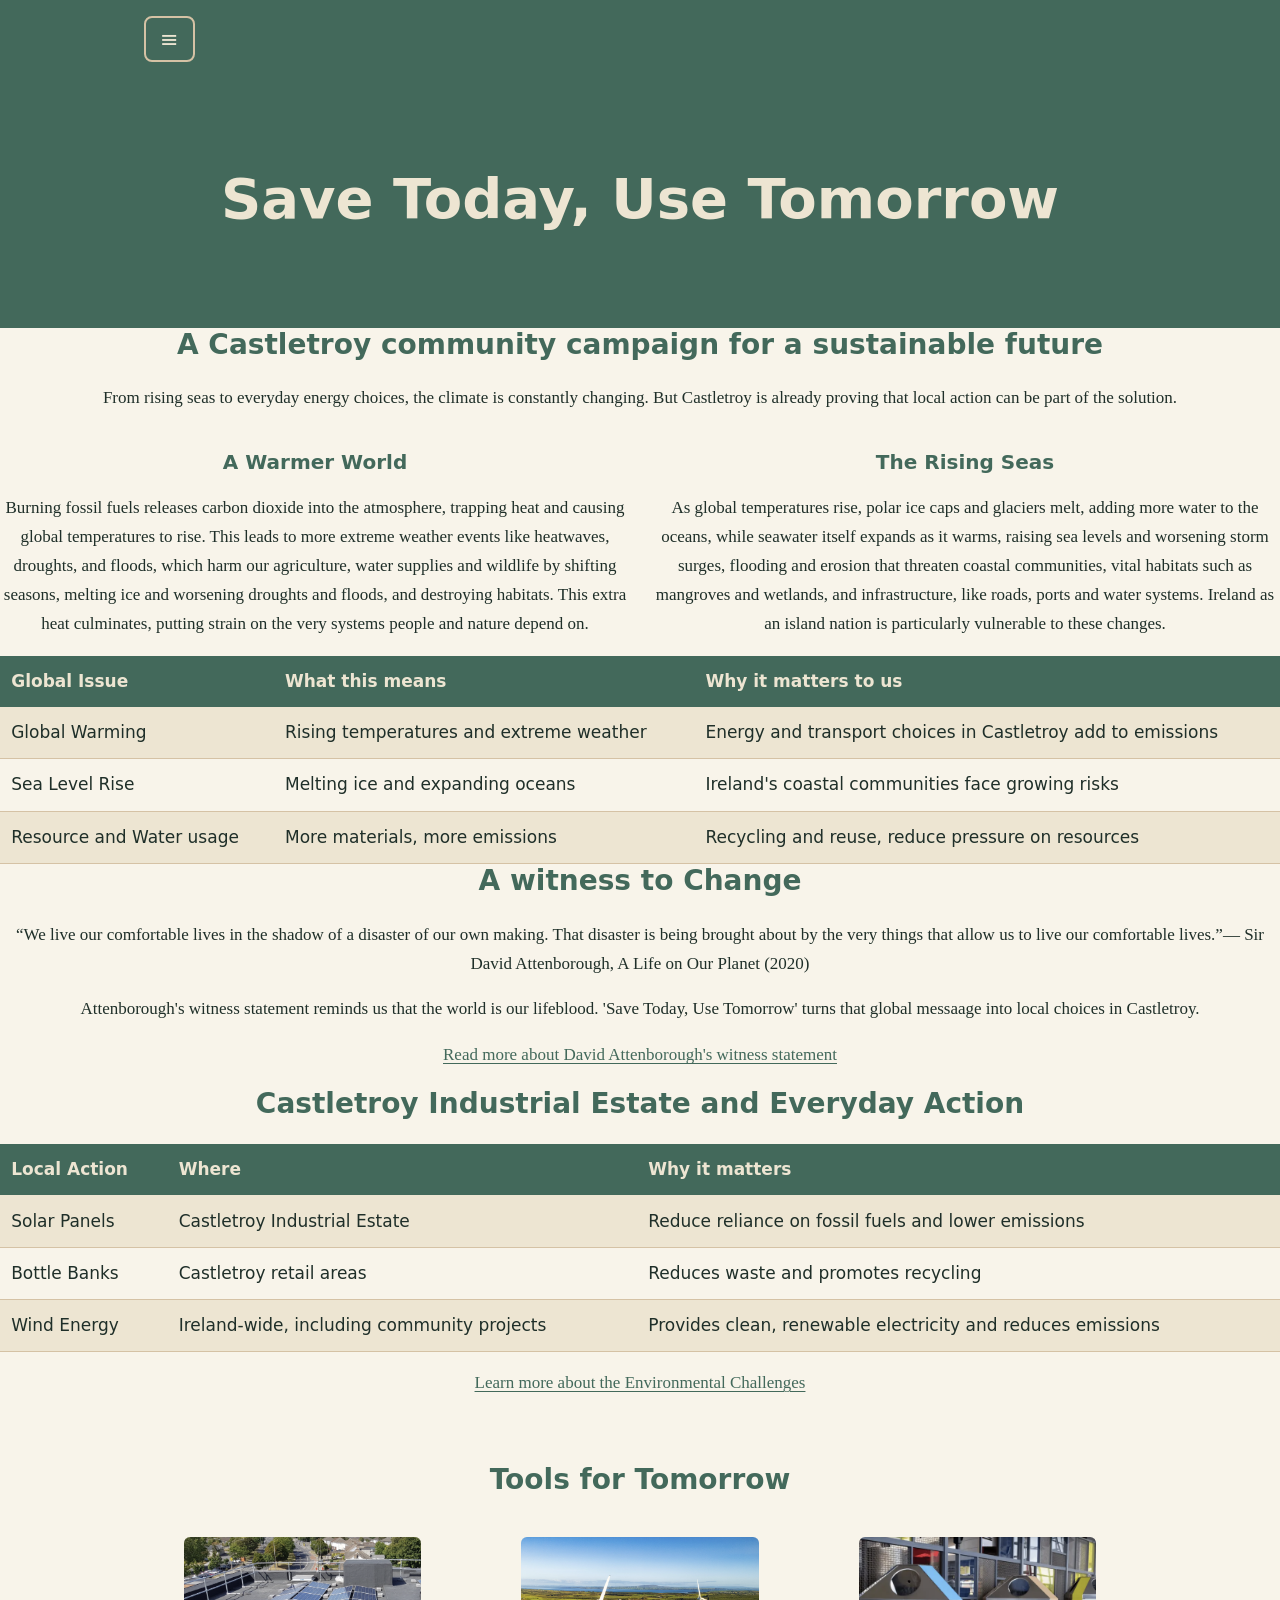
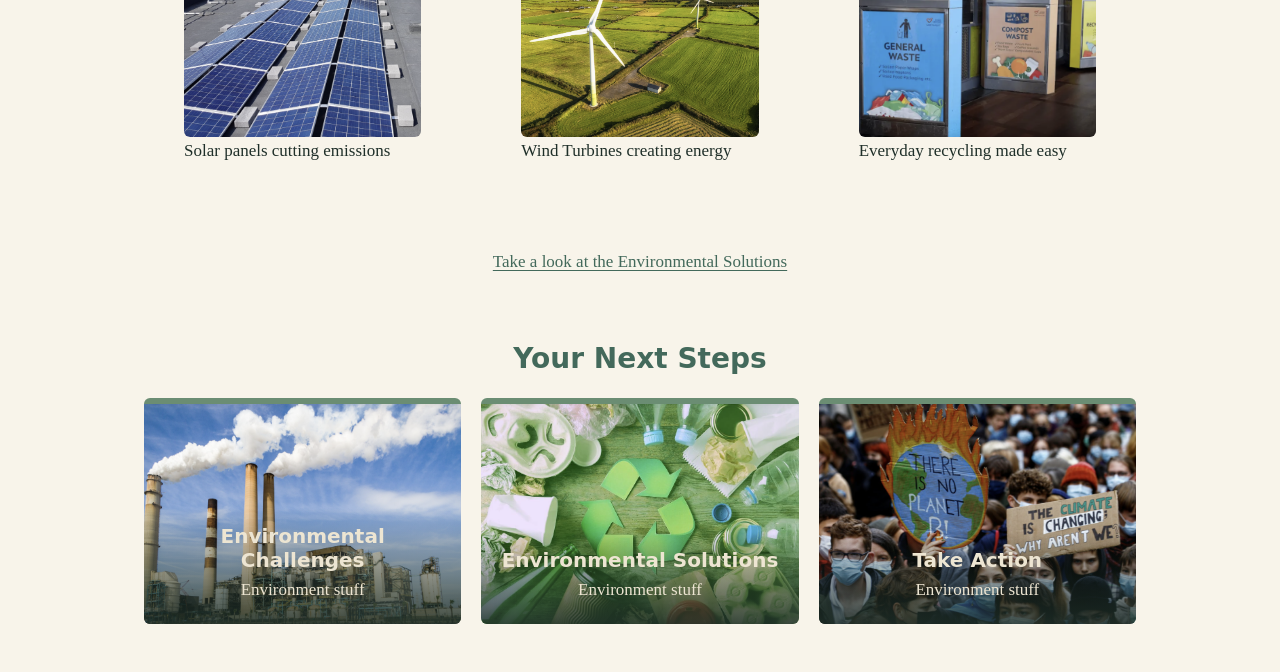
<file: Index.html>
<!DOCTYPE html>

<html lang="en">
<head>
  <meta charset="UTF-8">
  <meta name="viewport" content="width=device-width, initial-scale=1.0">
  <title>Save Today, Use Tomorrow</title>
  <link rel="stylesheet" href="Page1.css">
</head>
<body>

  <header>
    <div class="container">
      <nav>
        <div class="dropdown">
          <button class="dropbtn" aria-expanded="false" aria-controls="main-menu">
            <span aria-hidden="true">≡</span>
          </button>
          <div class="dropdown-content" id="main-menu">
            <a href="Indexreferences.html">Home References</a>
            <a href="EnvironmentalChallenges.html">Challenges</a>
            <a href="MultimediaAwarenessHub.html">Media Hub</a>
            <a href="Contact.html">Take Action</a>
          </div>
        </div>
      </nav>
    </div>
  </header>
    <section class="hero">
      <div class="container">
       <h1>Save Today, Use Tomorrow</h1>
      </div>
    </section>
    <h2>A Castletroy community campaign for a sustainable future</h2>
      <p>From rising seas to everyday energy choices, the climate is constantly changing. But Castletroy is already proving that local action can be part of the solution.</p>

    <div class="grid">
    
    <div>
    <h3>A Warmer World</h3>
    <p>Burning fossil fuels releases carbon dioxide into the atmosphere, trapping heat and causing global temperatures to rise. This leads to more extreme weather events like heatwaves, droughts, and floods, which harm our agriculture, water supplies and wildlife by shifting seasons, melting ice and worsening droughts and floods, and destroying habitats. This extra heat culminates, putting strain on the very systems people and nature depend on.</p>
    </div>
    <div>
    <h3>The Rising Seas</h3>
    <p>As global temperatures rise, polar ice caps and glaciers melt, adding more water to the oceans, while seawater itself expands as it warms, raising sea levels and worsening storm surges, flooding and erosion that threaten coastal communities, vital habitats such as mangroves and wetlands, and infrastructure, like roads, ports and water systems. Ireland as an island nation is particularly vulnerable to these changes.</p>
    </div>
    </div>

    <table>
        <tr>
            <th>Global Issue</th>
            <th>What this means</th>
            <th>Why it matters to us</th>
        </tr>
        <tr>
            <td>Global Warming</td>
            <td>Rising temperatures and extreme weather</td>
            <td>Energy and transport choices in Castletroy add to emissions</td>
        </tr>
        <tr>
            <td>Sea Level Rise</td>
            <td>Melting ice and expanding oceans</td>
            <td>Ireland's coastal communities face growing risks</td>
        </tr>
        <tr>
            <td>Resource and Water usage</td>
            <td>More materials, more emissions</td>
            <td>Recycling and reuse, reduce pressure on resources</td>
        </tr>


    </table>
    <h2>A witness to Change</h2>
    <p>“We live our comfortable lives in the shadow of a disaster of our own making. That disaster is being brought about by the very things that allow us to live our comfortable lives.”— Sir David Attenborough, A Life on Our Planet (2020)</p>
    <p>Attenborough's witness statement reminds us that the world is our lifeblood. 'Save Today, Use Tomorrow' turns that global messaage into local choices in Castletroy.</p>
   <p class="text-center">
  <a href="https://impakter.com/david-attenboroughs-witness-statement-a-life-on-our-planet/"
     target="_blank"
     rel="noopener noreferrer"
     title="Read more about David Attenborough's witness statement">
    Read more about David Attenborough's witness statement
  </a>
    <h2>Castletroy Industrial Estate and Everyday Action</h2>
    <p></p>
    <table>
        <tr>
            <th>Local Action</th>
            <th>Where</th>
            <th>Why it matters</th>
        </tr>
        <tr>
            <td>Solar Panels</td>
            <td>Castletroy Industrial Estate</td>
            <td>Reduce reliance on fossil fuels and lower emissions</td>
        </tr>
        <tr>
            <td>Bottle Banks</td>
            <td>Castletroy retail areas</td>
            <td>Reduces waste and promotes recycling</td>
        </tr>
        <tr>
            <td>Wind Energy</td>
            <td>Ireland-wide, including community projects</td>
            <td>Provides clean, renewable electricity and reduces emissions</td>
        </tr>
    </table>
    <p class="text-center">
    <a href="EnvironmentalChallenges.html" target=_self title="SEE OUR ENVIRONMENTAL CHALLENGES PAGE">
        Learn more about the Environmental Challenges
    </a>
    <section>
  <div class="container">
    <h2>Tools for Tomorrow</h2>

    <div class="gallery">

      <figure>
        <img src="Solarpanels.png" alt="Rooftop solar panels at a Castletroy Industrial Estate business">
        <figcaption>Solar panels cutting emissions</figcaption>
      </figure>

      <figure>
        <img src="TallFans.png" alt="Wind turbines on a hillside in Ireland">
        <figcaption>Wind Turbines creating energy</figcaption>
      </figure>

      <figure>
        <img src="Bin.png" alt="Recycling bottle bank in a Castletroy car park">
        <figcaption>Everyday recycling made easy</figcaption>
      </figure>

    </div>
  </div>
</section>
    <p class="text-center">
     <a href="Contact.html" target=_self title="SEE OUR MULTIMEDIA PAGE">
        Take a look at the Environmental Solutions
    </a>

<section>
  <div class="container">
    <h2 class="text-center">Your Next Steps</h2>
    <div class="grid">

      <a class="image-card" href="EnvironmentalChallenges.html" title="Look at the Environmental Challenges page">
        <img src="SmokeStack.png" alt="Coastline affected by environmental change">
        <div class="image-card-text">
          <h3>Environmental Challenges</h3>
          <p>Environment stuff</p>
        </div>
      </a>

      <a class="image-card" href="Contact.html" title="Look at the Environmental Solutions page">
        <img src="GreenOuroboros.png" alt="Coastline affected by environmental change">
        <div class="image-card-text">
          <h3>Environmental Solutions</h3>
          <p>Environment stuff</p>
        </div>
      </a>

      <a class="image-card" href="MultimediaAwarenessHub.html" title="Look at the Take Action page">
        <img src="Protesters.png" alt="Coastline affected by environmental change">
        <div class="image-card-text">
          <h3>Take Action</h3>
          <p>Environment stuff</p>
        </div>
      </a>

    </div>
  </div>
</section>

</body>

</html>
</file>
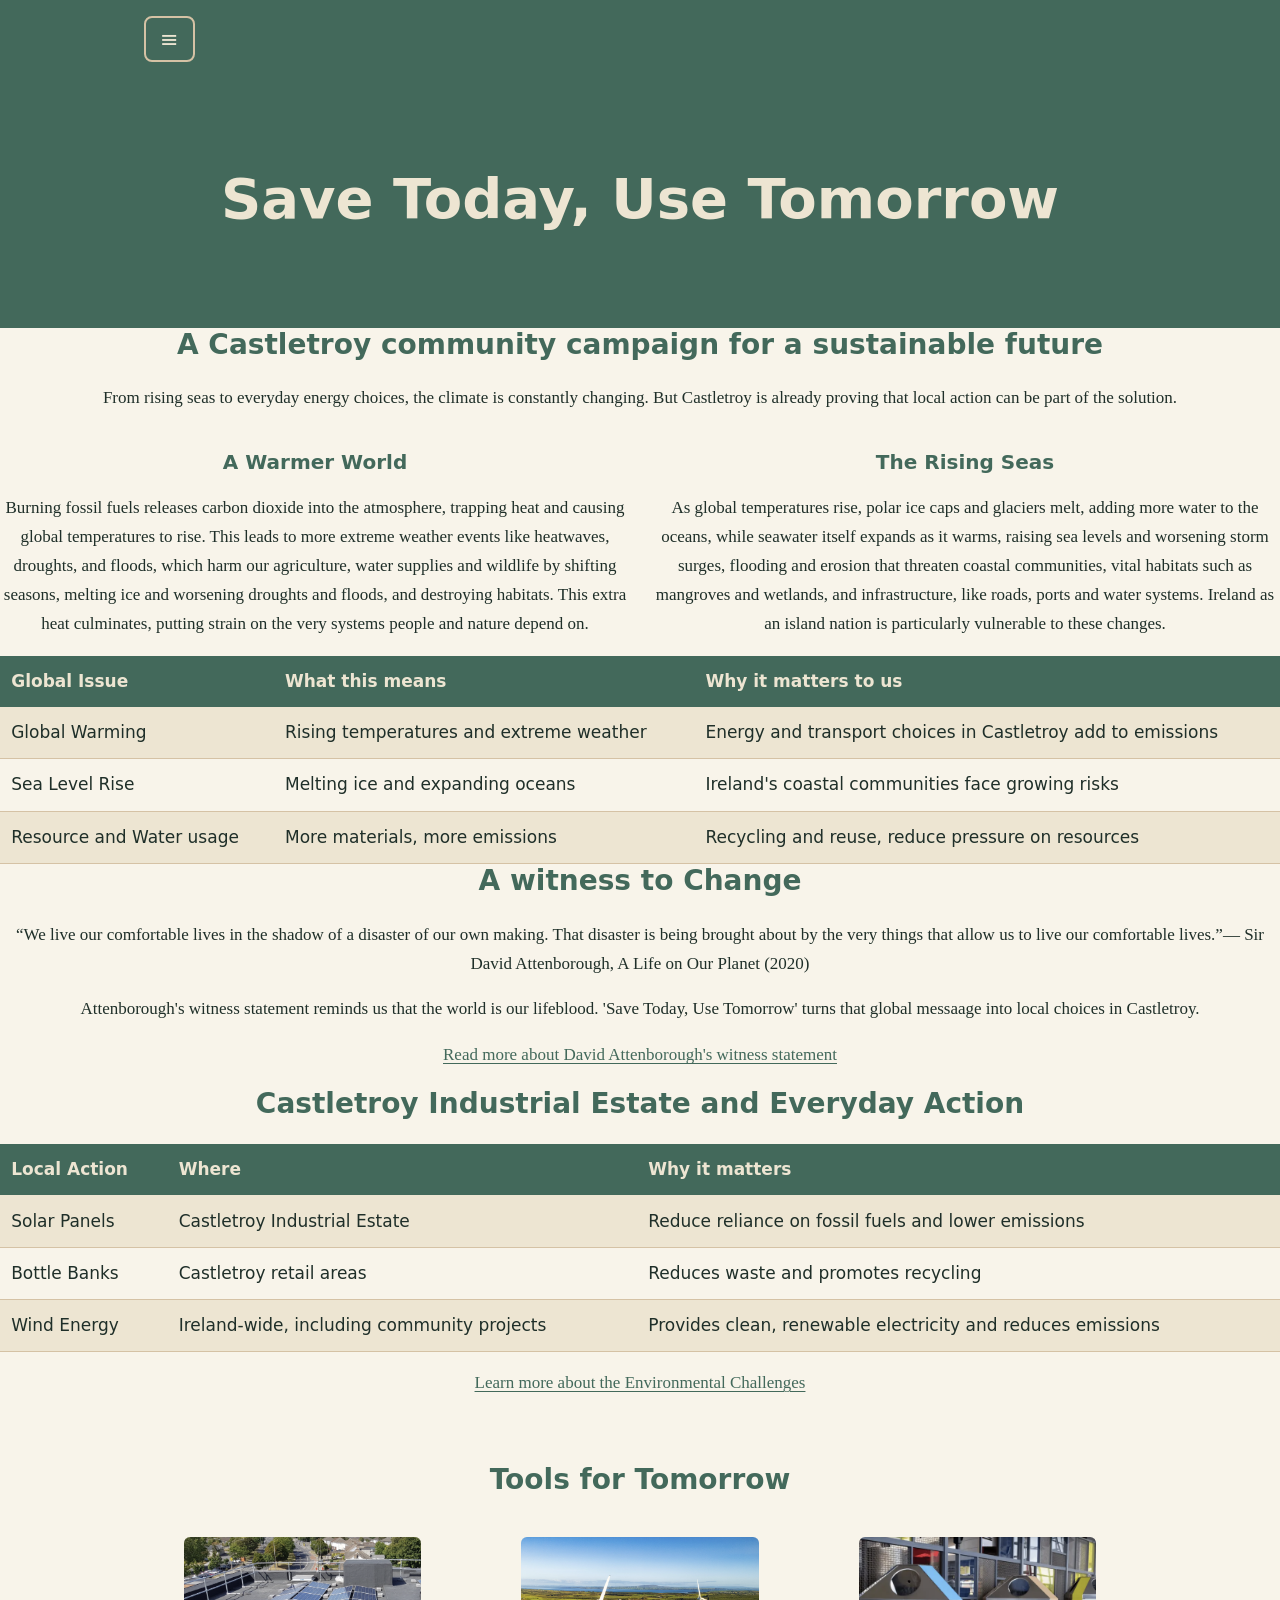
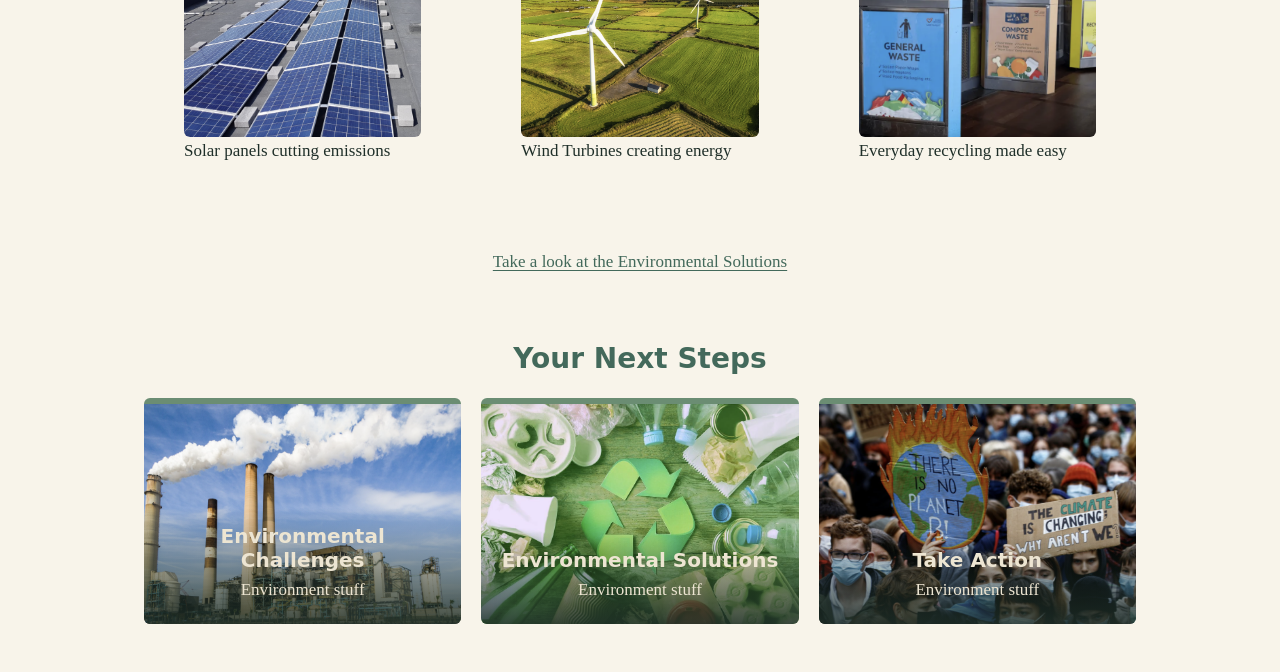
<file: index.html>
<!DOCTYPE html>

<html lang="en">
<head>
  <meta charset="UTF-8">
  <meta name="viewport" content="width=device-width, initial-scale=1.0">
  <title>Save Today, Use Tomorrow</title>
  <link rel="stylesheet" href="Page1.css">
</head>
<body>

  <header>
    <div class="container">
      <nav>
        <div class="dropdown">
          <button class="dropbtn" aria-expanded="false" aria-controls="main-menu">
            <span aria-hidden="true">≡</span>
          </button>
          <div class="dropdown-content" id="main-menu">
            <a href="Indexreferences.html">Home References</a>
            <a href="EnvironmentalChallenges.html">Challenges</a>
            <a href="MultimediaAwarenessHub.html">Media Hub</a>
            <a href="Contact.html">Take Action</a>
          </div>
        </div>
      </nav>
    </div>
  </header>
    <section class="hero">
      <div class="container">
       <h1>Save Today, Use Tomorrow</h1>
      </div>
    </section>
    <h2>A Castletroy community campaign for a sustainable future</h2>
      <p>From rising seas to everyday energy choices, the climate is constantly changing. But Castletroy is already proving that local action can be part of the solution.</p>

    <div class="grid">
    
    <div>
    <h3>A Warmer World</h3>
    <p>Burning fossil fuels releases carbon dioxide into the atmosphere, trapping heat and causing global temperatures to rise. This leads to more extreme weather events like heatwaves, droughts, and floods, which harm our agriculture, water supplies and wildlife by shifting seasons, melting ice and worsening droughts and floods, and destroying habitats. This extra heat culminates, putting strain on the very systems people and nature depend on.</p>
    </div>
    <div>
    <h3>The Rising Seas</h3>
    <p>As global temperatures rise, polar ice caps and glaciers melt, adding more water to the oceans, while seawater itself expands as it warms, raising sea levels and worsening storm surges, flooding and erosion that threaten coastal communities, vital habitats such as mangroves and wetlands, and infrastructure, like roads, ports and water systems. Ireland as an island nation is particularly vulnerable to these changes.</p>
    </div>
    </div>

    <table>
        <tr>
            <th>Global Issue</th>
            <th>What this means</th>
            <th>Why it matters to us</th>
        </tr>
        <tr>
            <td>Global Warming</td>
            <td>Rising temperatures and extreme weather</td>
            <td>Energy and transport choices in Castletroy add to emissions</td>
        </tr>
        <tr>
            <td>Sea Level Rise</td>
            <td>Melting ice and expanding oceans</td>
            <td>Ireland's coastal communities face growing risks</td>
        </tr>
        <tr>
            <td>Resource and Water usage</td>
            <td>More materials, more emissions</td>
            <td>Recycling and reuse, reduce pressure on resources</td>
        </tr>


    </table>
    <h2>A witness to Change</h2>
    <p>“We live our comfortable lives in the shadow of a disaster of our own making. That disaster is being brought about by the very things that allow us to live our comfortable lives.”— Sir David Attenborough, A Life on Our Planet (2020)</p>
    <p>Attenborough's witness statement reminds us that the world is our lifeblood. 'Save Today, Use Tomorrow' turns that global messaage into local choices in Castletroy.</p>
   <p class="text-center">
  <a href="https://impakter.com/david-attenboroughs-witness-statement-a-life-on-our-planet/"
     target="_blank"
     rel="noopener noreferrer"
     title="Read more about David Attenborough's witness statement">
    Read more about David Attenborough's witness statement
  </a>
    <h2>Castletroy Industrial Estate and Everyday Action</h2>
    <p></p>
    <table>
        <tr>
            <th>Local Action</th>
            <th>Where</th>
            <th>Why it matters</th>
        </tr>
        <tr>
            <td>Solar Panels</td>
            <td>Castletroy Industrial Estate</td>
            <td>Reduce reliance on fossil fuels and lower emissions</td>
        </tr>
        <tr>
            <td>Bottle Banks</td>
            <td>Castletroy retail areas</td>
            <td>Reduces waste and promotes recycling</td>
        </tr>
        <tr>
            <td>Wind Energy</td>
            <td>Ireland-wide, including community projects</td>
            <td>Provides clean, renewable electricity and reduces emissions</td>
        </tr>
    </table>
    <p class="text-center">
    <a href="EnvironmentalChallenges.html" target=_self title="SEE OUR ENVIRONMENTAL CHALLENGES PAGE">
        Learn more about the Environmental Challenges
    </a>
    <section>
  <div class="container">
    <h2>Tools for Tomorrow</h2>

    <div class="gallery">

      <figure>
        <img src="Solarpanels.png" alt="Rooftop solar panels at a Castletroy Industrial Estate business">
        <figcaption>Solar panels cutting emissions</figcaption>
      </figure>

      <figure>
        <img src="TallFans.png" alt="Wind turbines on a hillside in Ireland">
        <figcaption>Wind Turbines creating energy</figcaption>
      </figure>

      <figure>
        <img src="Bin.png" alt="Recycling bottle bank in a Castletroy car park">
        <figcaption>Everyday recycling made easy</figcaption>
      </figure>

    </div>
  </div>
</section>
    <p class="text-center">
     <a href="Contact.html" target=_self title="SEE OUR MULTIMEDIA PAGE">
        Take a look at the Environmental Solutions
    </a>

<section>
  <div class="container">
    <h2 class="text-center">Your Next Steps</h2>
    <div class="grid">

      <a class="image-card" href="EnvironmentalChallenges.html" title="Look at the Environmental Challenges page">
        <img src="SmokeStack.png" alt="Coastline affected by environmental change">
        <div class="image-card-text">
          <h3>Environmental Challenges</h3>
          <p>Environment stuff</p>
        </div>
      </a>

      <a class="image-card" href="Contact.html" title="Look at the Environmental Solutions page">
        <img src="GreenOuroboros.png" alt="Coastline affected by environmental change">
        <div class="image-card-text">
          <h3>Environmental Solutions</h3>
          <p>Environment stuff</p>
        </div>
      </a>

      <a class="image-card" href="MultimediaAwarenessHub.html" title="Look at the Take Action page">
        <img src="Protesters.png" alt="Coastline affected by environmental change">
        <div class="image-card-text">
          <h3>Take Action</h3>
          <p>Environment stuff</p>
        </div>
      </a>

    </div>
  </div>
</section>

</body>

</html>
</file>
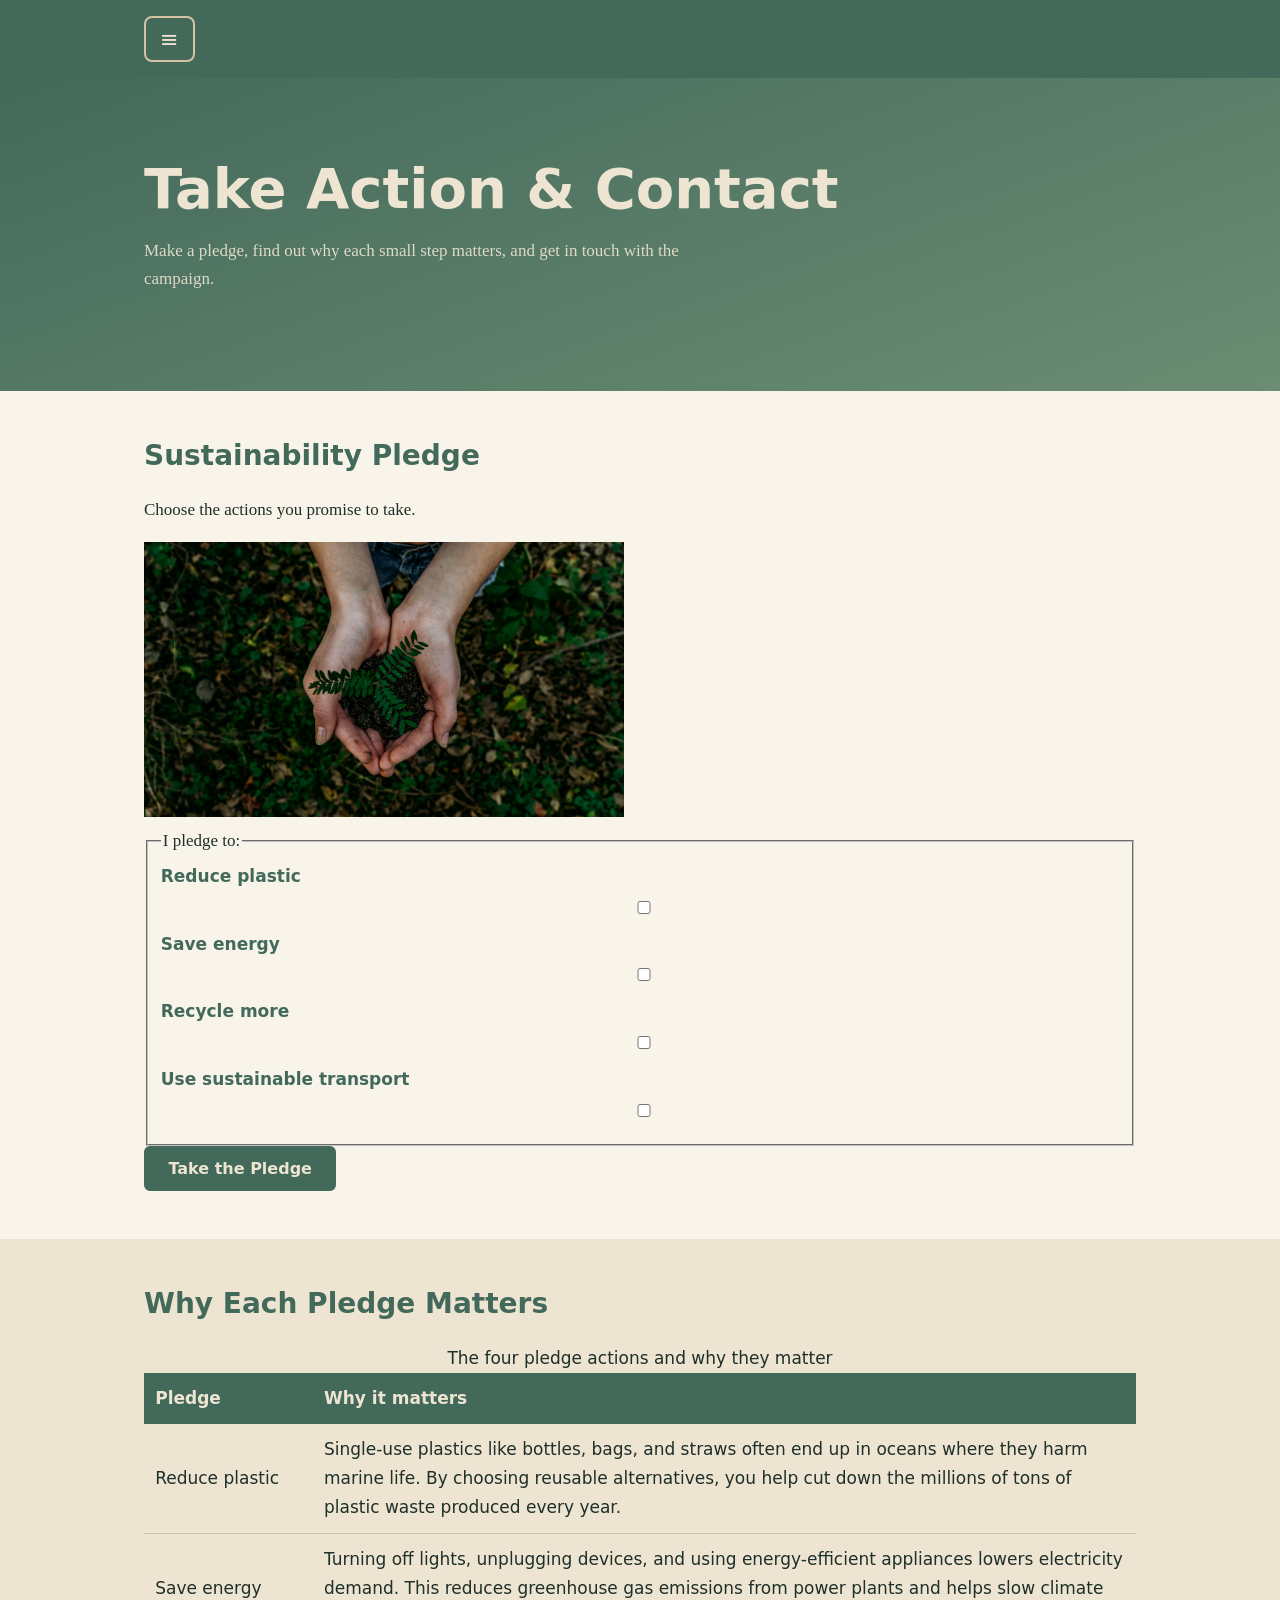
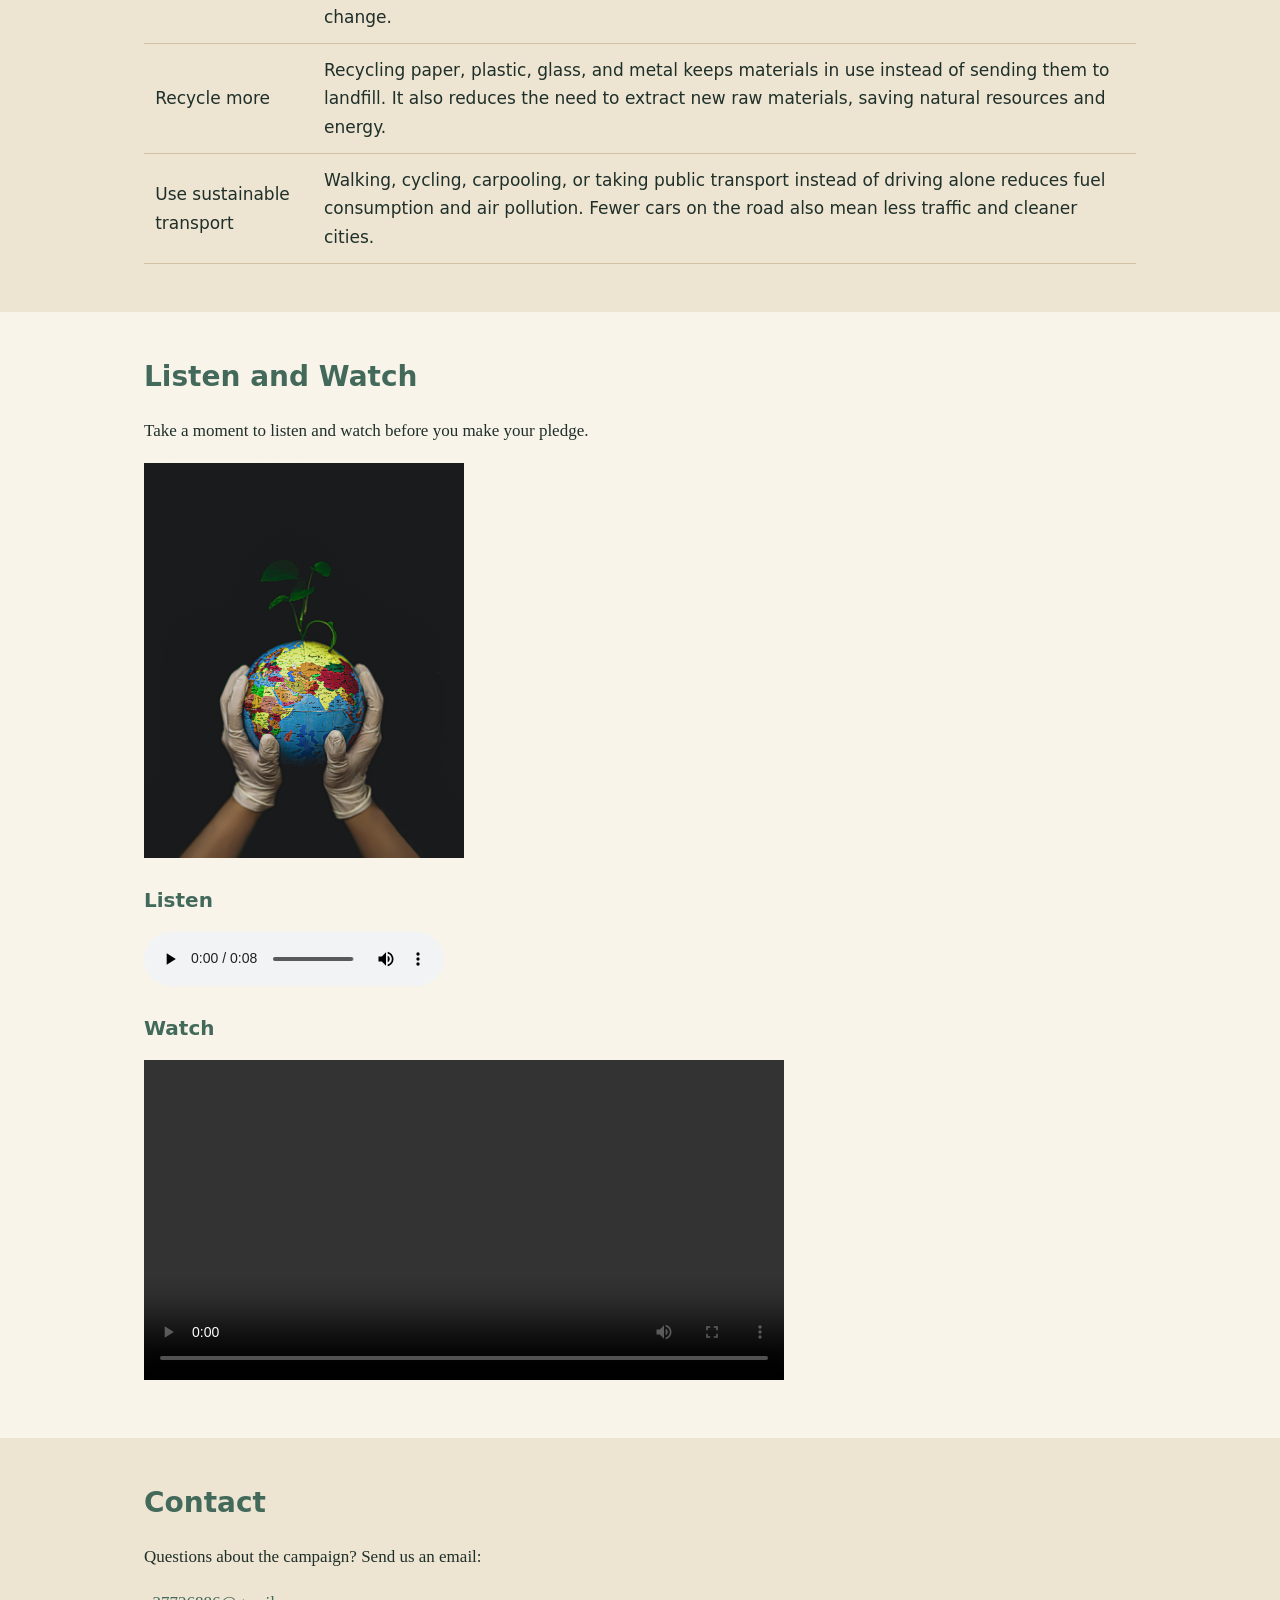
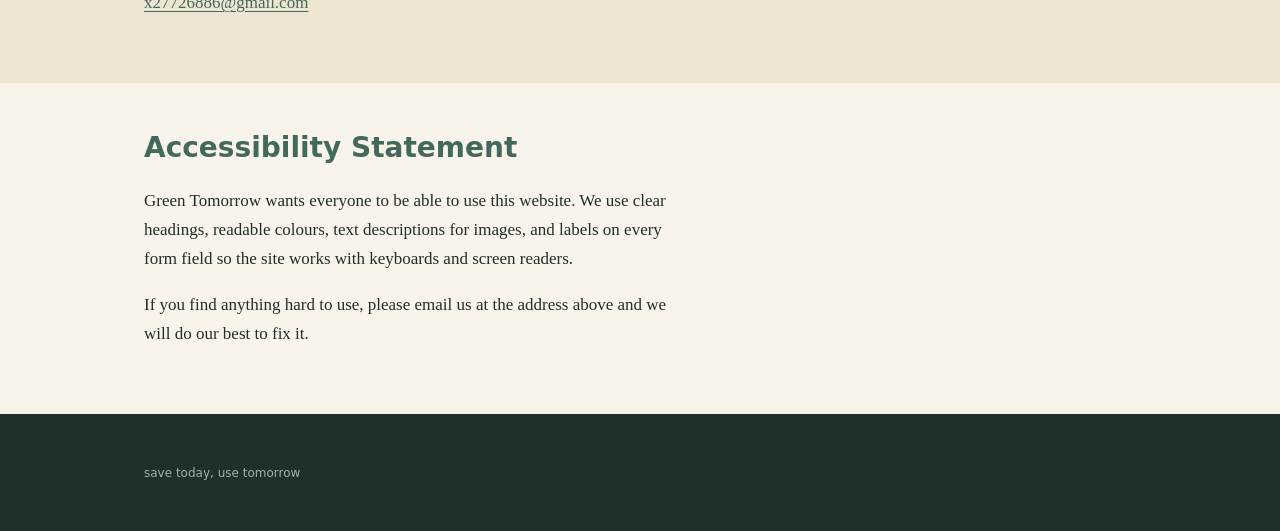
<file: Contact.html>
<!DOCTYPE html>
<html lang="en">
<head>
  <meta charset="UTF-8">
  <meta name="viewport" content="width=device-width, initial-scale=1.0">
  <title>Take Action &amp; Contact | Green Tomorrow</title>
  <link rel="stylesheet" href="css/page3.css">
</head>
<body>

  <!-- Website header and navigation -->
 

<header>
  <div class="container">
    <nav>
      <div class="dropdown">
        <button class="dropbtn" type="button" aria-expanded="false" aria-label="Open navigation menu">≡</button>

        <div class="dropdown-content">
          <a href="index.html">Home</a>
          <a href="EnvironmentalChallenges.html">Challenges</a>
          <a href="Contact.html">Take Action</a>
          <a href="MultimediaAwarenessHub.html">Multimedia</a>
        </div>
      </div>
    </nav>
  </div>
</header>



  <main>

    <!-- Introduction section -->
    <section class="hero">
      <div class="container">
        <h1>Take Action &amp; Contact</h1>
        <p>Make a pledge, find out why each small step matters, and get in touch with the campaign.</p>
      </div>
    </section>

    <!-- Sustainability pledge form -->
    <section>
      <div class="container">
        <h2>Sustainability Pledge</h2>
        <p>Choose the actions you promise to take.</p>

        <img src="images/noah-buscher-x8ZStukS2PM-unsplash.jpg" alt="Two hands holding soil with a small green seedling growing from it" width="480">

        <!-- This form allows users to select their sustainability pledges -->
        <!-- This form has no submit logic yet. The button only reloads the page. -->
        <form action="#" method="get">

          <fieldset>
            <legend>I pledge to:</legend>

            <label for="pledge-plastic">Reduce plastic</label>
            <input type="checkbox" id="pledge-plastic" name="pledge" value="reduce-plastic">

            <label for="pledge-energy">Save energy</label>
            <input type="checkbox" id="pledge-energy" name="pledge" value="save-energy">

            <label for="pledge-recycle">Recycle more</label>
            <input type="checkbox" id="pledge-recycle" name="pledge" value="recycle-more">

            <label for="pledge-transport">Use sustainable transport</label>
            <input type="checkbox" id="pledge-transport" name="pledge" value="sustainable-transport">
          </fieldset>

          <button type="submit" class="btn">Take the Pledge</button>
        </form>
      </div>
    </section>

    <!-- Table explaining the importance of each sustainability pledge -->
    <section class="section-alt">
      <div class="container">
        <h2>Why Each Pledge Matters</h2>
        <table>
          <caption>The four pledge actions and why they matter</caption>
          <thead>
            <tr>
              <th scope="col">Pledge</th>
              <th scope="col">Why it matters</th>
            </tr>
          </thead>
          <tbody>
            <tr>
              <td>Reduce plastic</td>
              <td>Single-use plastics like bottles, bags, and straws often end up in oceans where they harm marine life. By choosing reusable alternatives, you help cut down the millions of tons of plastic waste produced every year.</td>
            </tr>
            <tr>
              <td>Save energy</td>
              <td>Turning off lights, unplugging devices, and using energy-efficient appliances lowers electricity demand. This reduces greenhouse gas emissions from power plants and helps slow climate change.</td>
            </tr>
            <tr>
              <td>Recycle more</td>
              <td>Recycling paper, plastic, glass, and metal keeps materials in use instead of sending them to landfill. It also reduces the need to extract new raw materials, saving natural resources and energy.</td>
            </tr>
            <tr>
              <td>Use sustainable transport</td>
              <td>Walking, cycling, carpooling, or taking public transport instead of driving alone reduces fuel consumption and air pollution. Fewer cars on the road also mean less traffic and cleaner cities.</td>
            </tr>
          </tbody>
        </table>
      </div>
    </section>

    <!-- Multimedia section with an image, audio, and video -->
    <section>
      <div class="container">
        <h2>Listen and Watch</h2>
        <p>Take a moment to listen and watch before you make your pledge.</p>

        <img src="images/fateme-alaei-Q8W2r2aCmaw-unsplash.jpg" alt="Gloved hands holding a small globe with a green plant growing out of the top" width="320">

        <!-- Audio content -->
        <h3>Listen</h3>
        <audio controls>
          <source src="media/magiaz-vento-388715.mp3" type="audio/mpeg">
          Your browser does not support the audio element.
        </audio>

        <!-- Video content -->
        <h3>Watch</h3>
        <video controls width="640">
          <source src="media/video.mp4" type="video/mp4">
          Your browser does not support the video element.
        </video>
      </div>
    </section>

    <!-- Campaign contact information -->
    <section class="section-alt">
      <div class="container">
        <h2>Contact</h2>
        <p>Questions about the campaign? Send us an email:</p>
        <p><a href="mailto:x27726886@gmail.com">x27726886@gmail.com</a></p>
      </div>
    </section>

    <!-- Accessibility statement -->
    <section>
      <div class="container">
        <h2>Accessibility Statement</h2>
        <p>Green Tomorrow wants everyone to be able to use this website. We use clear headings, readable colours, text descriptions for images, and labels on every form field so the site works with keyboards and screen readers.</p>
        <p>If you find anything hard to use, please email us at the address above and we will do our best to fix it.</p>
      </div>
    </section>

  </main>

  <!-- Website footer -->
  <footer>
    <div class="container">
      <p><small>save today, use tomorrow</small></p>
    </div>
  </footer>

</body>
</html>
</file>
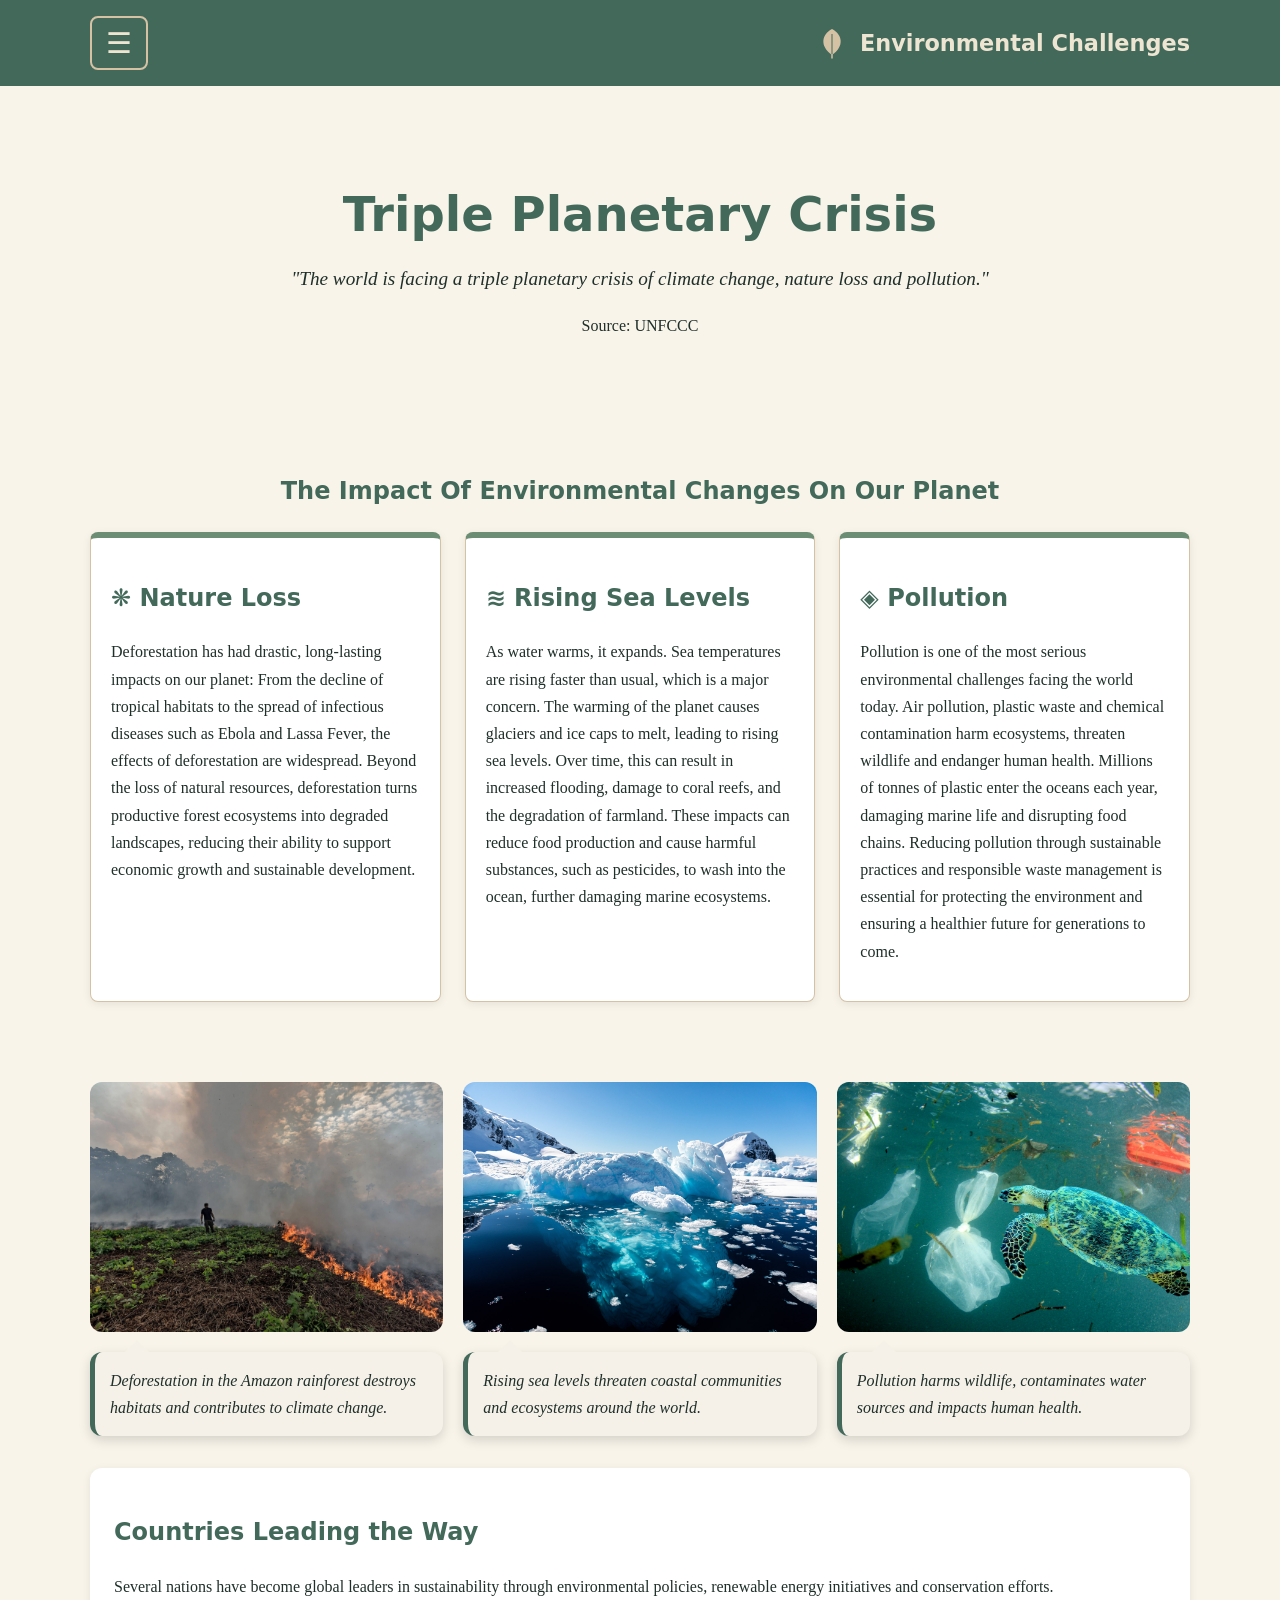
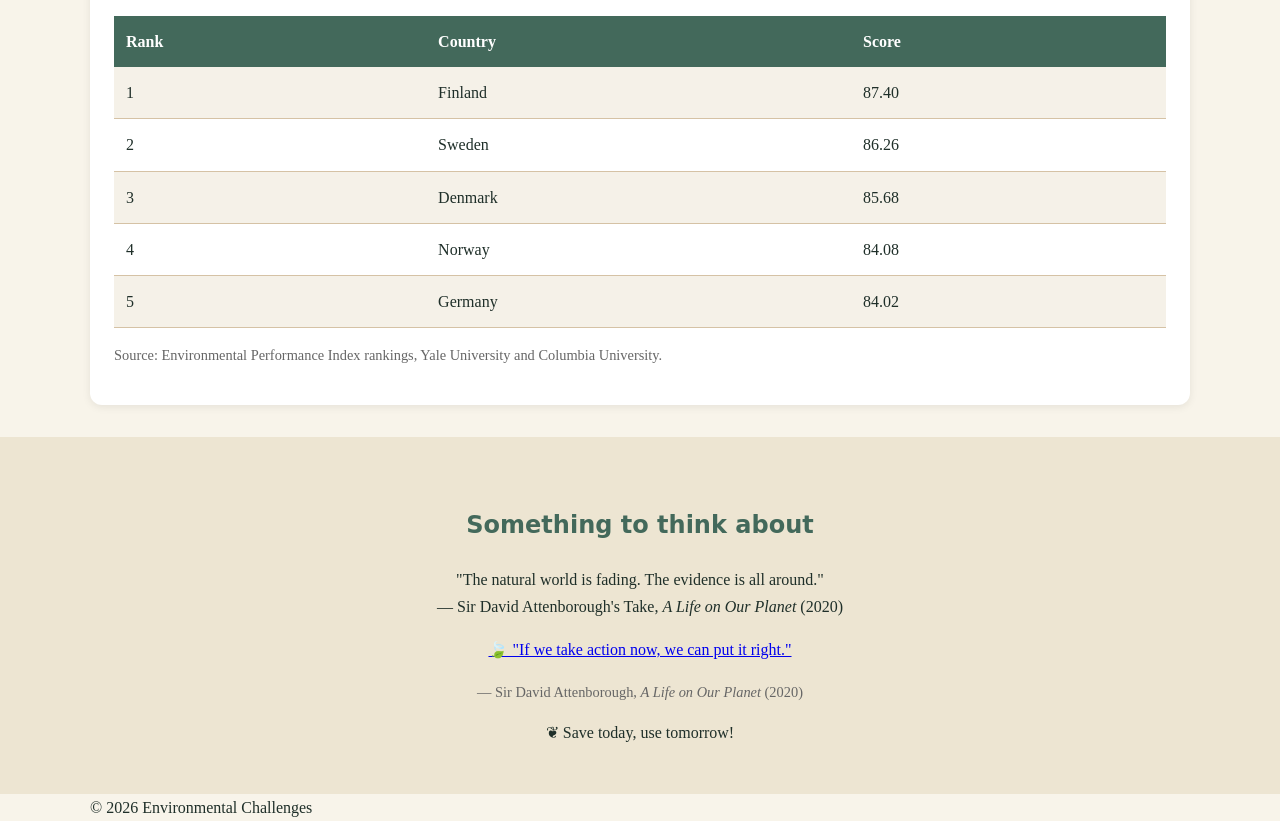
<file: EnvironmentalChallenges.html>
<!DOCTYPE html>
<html lang="en">

 <!-- Heading - Stylesheet - Logo -->
<head>
<meta charset="UTF-8">
<meta name="viewport" content="width=device-width, initial-scale=1">
<title>Environmental Challenges</title>
<link rel="stylesheet" href="Page2Style.css">
</head>

<body>

<header>

<div class="container">
<div class="logo">
<svg class="logo-icon" viewBox="0 0 64 64" width="32" height="32" aria-hidden="true">
<path d="M32 4C52 14 58 38 32 56C6 38 12 14 32 4Z" fill="#D5C2A5"/>
<path d="M32 56V62" stroke="#D5C2A5" stroke-width="3" stroke-linecap="round"/>
<path d="M32 14V54" stroke="#43695B" stroke-width="2"/>


</svg>
Environmental Challenges
</div>

<!-- Menu -->
<nav>
<div class="dropdown">
<button class="dropbtn">☰</button>
<div class="dropdown-content">
<a href="index.html">Home</a>
<a href="EnvironmentalChallenges.html">Challenges</a>
<a href="Contact.html">Take Action</a>
<a href="MultimediaAwarenessHub.html">Media Hub</a>
</div>
</div>
</nav>
</div>

</header> 

<!-- UNfCCC Quote -->
<section class="triple-crisis">
<h2>Triple Planetary Crisis</h2> 
<p class="subtitle">
"The world is facing a triple planetary crisis of climate change,
nature loss and pollution."
</p> <!-- Reference -->
<p>Source: UNFCCC</p>
</section>


<!-- Three major impacts -->
<section>
<div class="container">

<h1>The Impact Of Environmental Changes On Our Planet</h1>
<div class="grid">
<div class="card">

<h2> ❋ Nature Loss</h2>
<p>Deforestation has had drastic, long-lasting impacts on our planet:
From the decline of tropical habitats to the spread of infectious diseases such as Ebola and Lassa Fever, the effects of deforestation are widespread.
 Beyond the loss of natural resources, deforestation turns productive forest ecosystems into degraded landscapes, reducing their ability to support economic growth and sustainable development.
</p>
</div>

<div class="card">
<h2> ≋ Rising Sea Levels</h2>
<p>As water warms, it expands. Sea temperatures are rising faster than usual, which is a major concern. The warming of the planet causes glaciers and ice caps to melt, leading to rising sea levels. Over time, this can result in increased flooding, damage to coral reefs, and the degradation of farmland. These impacts can reduce food production and cause harmful substances, such as pesticides, to wash into the ocean, further damaging marine ecosystems.</p>
</div>

<div class="card">
<h2> ◈ Pollution</h2>
<p>
Pollution is one of the most serious environmental challenges facing the world today. Air pollution, plastic waste and chemical contamination harm ecosystems, threaten wildlife and endanger human health. Millions of tonnes of plastic enter the oceans each year, damaging marine life and disrupting food chains. Reducing pollution through sustainable practices and responsible waste management is essential for protecting the environment and ensuring a healthier future for generations to come.
</p>
</div>
</div>
</div>
</section>


<div class="container">
<div class="gallery">

<!-- Image One -->
<figure class="image-card">
<img src="Page2Images/ForestFire.jpg" alt="Deforestation in the Amazon Rainforest">
<figcaption class="speech-bubble">
Deforestation in the Amazon rainforest destroys habitats and contributes to climate change.
</figcaption>
</figure>

<!-- Image Two -->
<figure class="image-card">
<img src="Page2Images/RisingSea.jpg" alt="Rising sea levels">
<figcaption class="speech-bubble">
Rising sea levels threaten coastal communities and ecosystems around the world.
</figcaption>
</figure>

<!-- Image Three -->
<figure class="image-card">
<img src="Page2Images/Pollution.jpeg" alt="Pollution affecting the environment">
<figcaption class="speech-bubble">
Pollution harms wildlife, contaminates water sources and impacts human health.
</figcaption>
</figure>
</div> 
</div>   


<!-- Sustainability Rankings Table -->
<div class="container">
<div class="rankings">
<h2>Countries Leading the Way</h2>

<p>
Several nations have become global leaders in sustainability through environmental policies, renewable energy initiatives and conservation efforts.
</p>

<table>
        <tr>
            <th>Rank</th>
            <th>Country</th>
            <th>Score</th>
        </tr>

        <tr>
            <td>1</td>
            <td>Finland</td>
            <td>87.40</td>
        </tr>

        <tr>
            <td>2</td>
            <td>Sweden</td>
            <td>86.26</td>
        </tr>

        <tr>
            <td>3</td>
            <td>Denmark</td>
            <td>85.68</td>
        </tr>

        <tr>
            <td>4</td>
            <td>Norway</td>
            <td>84.08</td>
        </tr>

        <tr>
            <td>5</td>
            <td>Germany</td>
            <td>84.02</td>
        </tr>
</table>

<p class="source">
 Source: Environmental Performance Index rankings, Yale University and Columbia University.
</p>

</div>  
</div>      

<!-- Quotes -->
<section class="section-alt">
<div class="container">

<h2>Something to think about</h2>
<blockquote>
"The natural world is fading. The evidence is all around."
<footer>
 — Sir David Attenborough's Take,
<cite>A Life on Our Planet</cite> (2020)
</footer>
</blockquote>

<!-- Link to Youtube -->
<div class="final-message">
<p class="final-quote">
<a href="https://www.youtube.com/watch?v=r-91umZ7cQE" target="_blank" rel="noopener noreferrer">

🍃 "If we take action now, we can put it right."
</a>

</p> 

<p class="source">
 — Sir David Attenborough,
<em>A Life on Our Planet</em> (2020)
</p>

<!-- Slogan -->
<div class="closing-message">
    ❦ Save today, use tomorrow!
</div>
</div>
</div>
</section>

<!-- Footer-->
  <footer>
    <div class="container">&copy; 2026 Environmental Challenges</div>
  </footer>
</body>

</html>
</file>
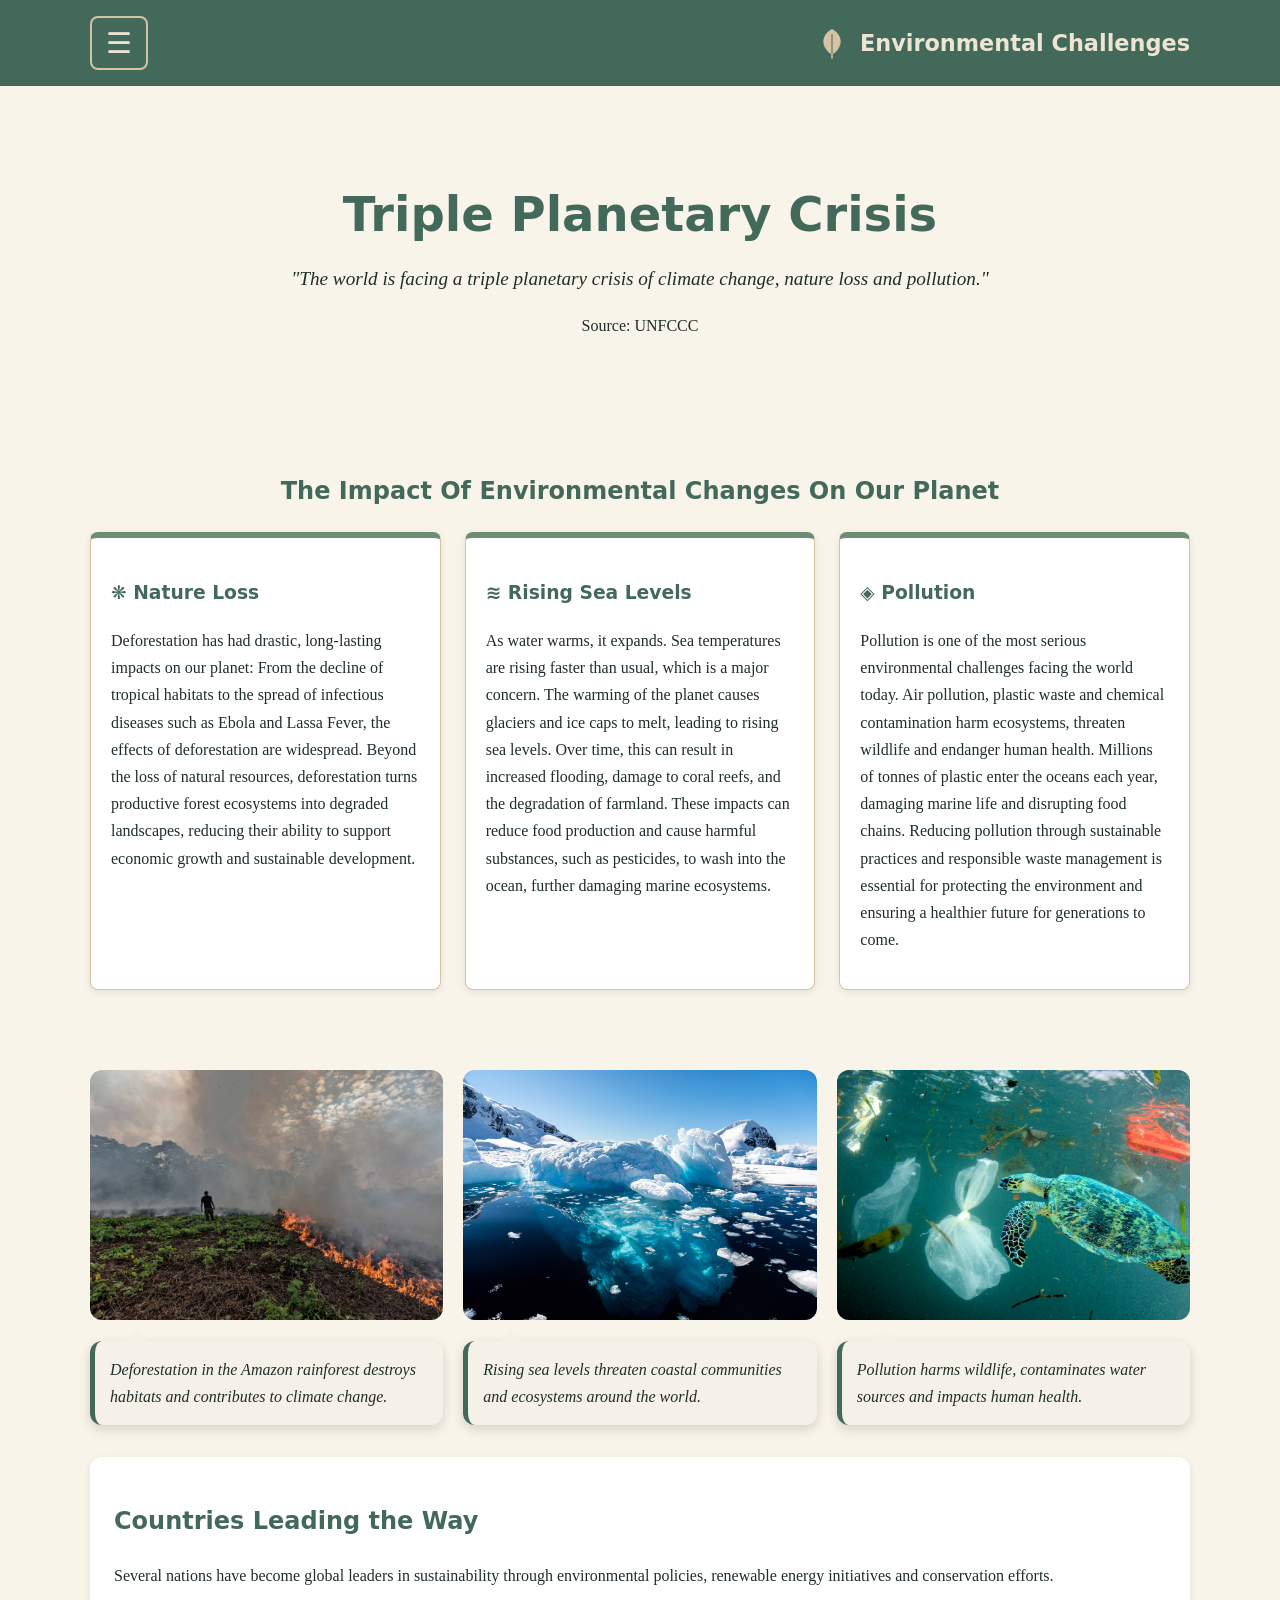
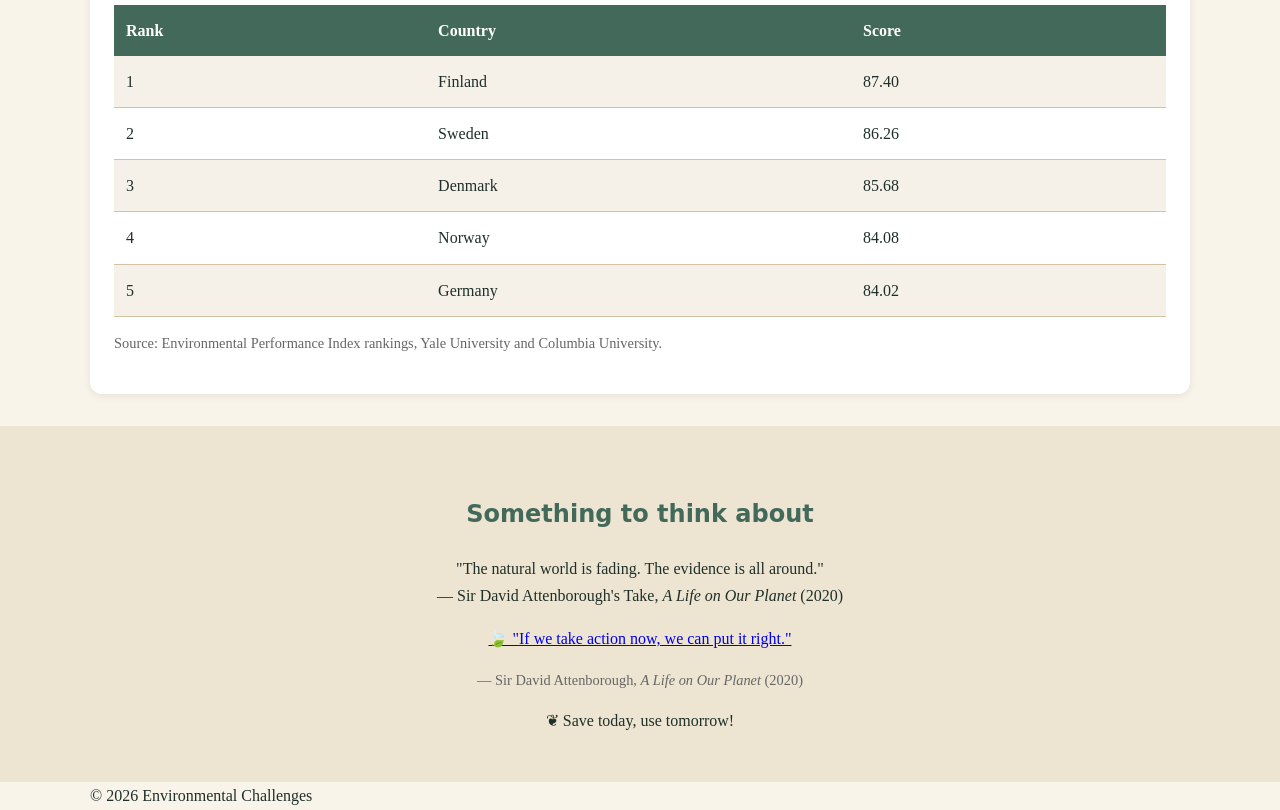
<file: EnvironmentalChallenges.html.html>
<!DOCTYPE html>
<html lang="en">
<head>
<link rel="stylesheet" href="Page2Style.css">
</head>

<body>

<header>

<div class="container">
<div class="logo">
<svg class="logo-icon" viewBox="0 0 64 64" width="32" height="32" aria-hidden="true">
<path d="M32 4C52 14 58 38 32 56C6 38 12 14 32 4Z" fill="#D5C2A5"/>
<path d="M32 56V62" stroke="#D5C2A5" stroke-width="3" stroke-linecap="round"/>
 <path d="M32 14V54" stroke="#43695B" stroke-width="2"/>


</svg>
Environmental Challenges
</div>

<!-- Menu -->
<nav>
<div class="dropdown">
<button class="dropbtn">☰</button>
<div class="dropdown-content">
<a href="Index.html">Home</a>
<a href="EnvironmentalChallenges.html">Challenges</a>
<a href="Contact.html">Take Action</a>
<a href="MultimediaAwarenessHub.html">Media Hub</a>
</div>
</div>
</nav>
</div>

</header> 

<!-- UNfCCC Quote -->
<section class="triple-crisis">
<h2>Triple Planetary Crisis</h2> 
<p class="subtitle">
"The world is facing a triple planetary crisis of climate change,
nature loss and pollution."
</p> <!-- Reference -->
<p>Source: UNFCCC</p>
</section>


<!-- Three major impacts -->
<section>
<div class="container">

<h1>The Impact Of Environmental Changes On Our Planet</h1>
<div class="grid">
<div class="card">

<h3> ❋ Nature Loss</h3>
<p>Deforestation has had drastic, long-lasting impacts on our planet:
From the decline of tropical habitats to the spread of infectious diseases such as Ebola and Lassa Fever, the effects of deforestation are widespread.
 Beyond the loss of natural resources, deforestation turns productive forest ecosystems into degraded landscapes, reducing their ability to support economic growth and sustainable development.
</p>
</div>

<div class="card">
<h3> ≋ Rising Sea Levels</h3>
<p>As water warms, it expands. Sea temperatures are rising faster than usual, which is a major concern. The warming of the planet causes glaciers and ice caps to melt, leading to rising sea levels. Over time, this can result in increased flooding, damage to coral reefs, and the degradation of farmland. These impacts can reduce food production and cause harmful substances, such as pesticides, to wash into the ocean, further damaging marine ecosystems.</p>
</div>

<div class="card">
<h3> ◈ Pollution</h3>
<p>
Pollution is one of the most serious environmental challenges facing the world today. Air pollution, plastic waste and chemical contamination harm ecosystems, threaten wildlife and endanger human health. Millions of tonnes of plastic enter the oceans each year, damaging marine life and disrupting food chains. Reducing pollution through sustainable practices and responsible waste management is essential for protecting the environment and ensuring a healthier future for generations to come.
</p>
</div>
</div>
</div>
</section>


<div class="container">
<div class="gallery">

<!-- Image One -->
<figure class="image-card">
<img src="Page2Images/ForestFire.jpg" alt="Deforestation in the Amazon Rainforest">
<figcaption class="speech-bubble">
Deforestation in the Amazon rainforest destroys habitats and contributes to climate change.
</figcaption>
</figure>

<!-- Image Two -->
<figure class="image-card">
<img src="Page2Images/RisingSea.jpg" alt="Rising sea levels">
<figcaption class="speech-bubble">
Rising sea levels threaten coastal communities and ecosystems around the world.
</figcaption>
</figure>

<!-- Image Three -->
<figure class="image-card">
<img src="Page2Images/Pollution.jpeg" alt="Pollution affecting the environment">
<figcaption class="speech-bubble">
Pollution harms wildlife, contaminates water sources and impacts human health.
</figcaption>
</figure>
</div> 
</div>   


<!-- Sustainability Rankings Table -->
<div class="container">
<div class="rankings">
<h2>Countries Leading the Way</h2>

<p>
Several nations have become global leaders in sustainability through environmental policies, renewable energy initiatives and conservation efforts.
</p>

<table>
        <tr>
            <th>Rank</th>
            <th>Country</th>
            <th>Score</th>
        </tr>

        <tr>
            <td>1</td>
            <td>Finland</td>
            <td>87.40</td>
        </tr>

        <tr>
            <td>2</td>
            <td>Sweden</td>
            <td>86.26</td>
        </tr>

        <tr>
            <td>3</td>
            <td>Denmark</td>
            <td>85.68</td>
        </tr>

        <tr>
            <td>4</td>
            <td>Norway</td>
            <td>84.08</td>
        </tr>

        <tr>
            <td>5</td>
            <td>Germany</td>
            <td>84.02</td>
        </tr>
</table>

<p class="source">
 Source: Environmental Performance Index rankings, Yale University and Columbia University.
</p>

</div>  
</div>      

<!-- Quotes -->
<section class="section-alt">
<div class="container">

<h2>Something to think about</h2>
<blockquote>
"The natural world is fading. The evidence is all around."
<footer>
 — Sir David Attenborough's Take,
<cite>A Life on Our Planet</cite> (2020)
</footer>
</blockquote>

<!-- Link to Youtube -->
<div class="final-message">
<p class="final-quote">
<a href="https://www.youtube.com/watch?v=r-91umZ7cQE"target="_blank"rel="noopener noreferrer">

🍃 "If we take action now, we can put it right."
</a>

</p> 

<p class="source">
 — Sir David Attenborough,
<em>A Life on Our Planet</em> (2020)
</p>

<!-- Slogan -->
<div class="closing-message">
    ❦ Save today, use tomorrow!
</div>
</div>
</section>

<!-- Footer-->
  <footer>
    <div class="container">&copy; 2026 Environmental Challenges</div>
  </footer>
</body>

</html>
</file>
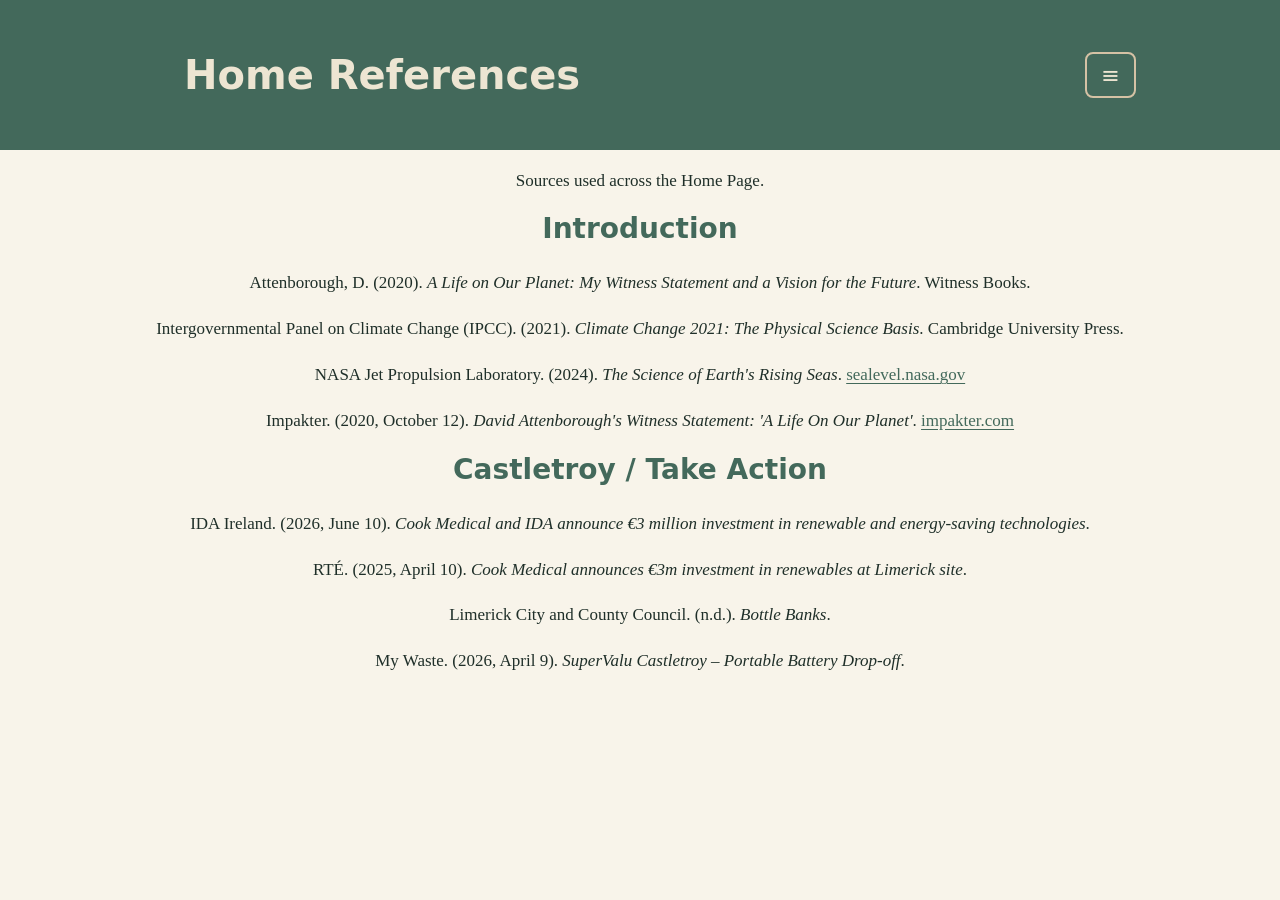
<file: Indexreferences.html>
<!DOCTYPE html>
<html lang="en">
<head>
  <meta charset="UTF-8">
  <meta name="viewport" content="width=device-width, initial-scale=1.0">
  <title>References — Save Today, Use Tomorrow</title>
  <link rel="stylesheet" href="Page1.css">
</head>
<body>

  
  <header>
    <div class="container header-row">
      <h1>Home References</h1>

      <nav>
        <div class="dropdown">
          <button class="dropbtn" aria-expanded="false" aria-controls="main-menu" aria-label="Open menu">
            <span aria-hidden="true">≡</span>
          </button>
          <div class="dropdown-content" id="main-menu">
            <a href="Index.html" aria-current="page">Home</a>
            <a href="EnvironmentalChallenges.html">Challenges</a>
            <a href="MultimediaAwarenessHub.html">Media Hub</a>
            <a href="Contact.html">Take Action</a>
          </div>
        </div>
      </nav>
    </div>
  </header>
    <p>Sources used across the Home Page.</p>

    <h2>Introduction</h2>
    <p>Attenborough, D. (2020). <cite>A Life on Our Planet: My Witness Statement and a Vision for the Future</cite>. Witness Books.</p>
    <p>Intergovernmental Panel on Climate Change (IPCC). (2021). <cite>Climate Change 2021: The Physical Science Basis</cite>. Cambridge University Press.</p>
    <p>NASA Jet Propulsion Laboratory. (2024). <cite>The Science of Earth's Rising Seas</cite>. <a href="https://sealevel.nasa.gov/understanding-sea-level/overview/" target="_blank" rel="noopener noreferrer">sealevel.nasa.gov</a></p>
    <p>Impakter. (2020, October 12). <cite>David Attenborough's Witness Statement: 'A Life On Our Planet'</cite>. <a href="https://impakter.com/david-attenboroughs-witness-statement-a-life-on-our-planet/" target="_blank" rel="noopener noreferrer">impakter.com</a></p>

    <h2>Castletroy / Take Action</h2>
    <p>IDA Ireland. (2026, June 10). <cite>Cook Medical and IDA announce €3 million investment in renewable and energy-saving technologies</cite>.</p>
    <p>RTÉ. (2025, April 10). <cite>Cook Medical announces €3m investment in renewables at Limerick site</cite>.</p>
    <p>Limerick City and County Council. (n.d.). <cite>Bottle Banks</cite>.</p>
    <p>My Waste. (2026, April 9). <cite>SuperValu Castletroy – Portable Battery Drop-off</cite>.</p>
</body>

</html>
</file>
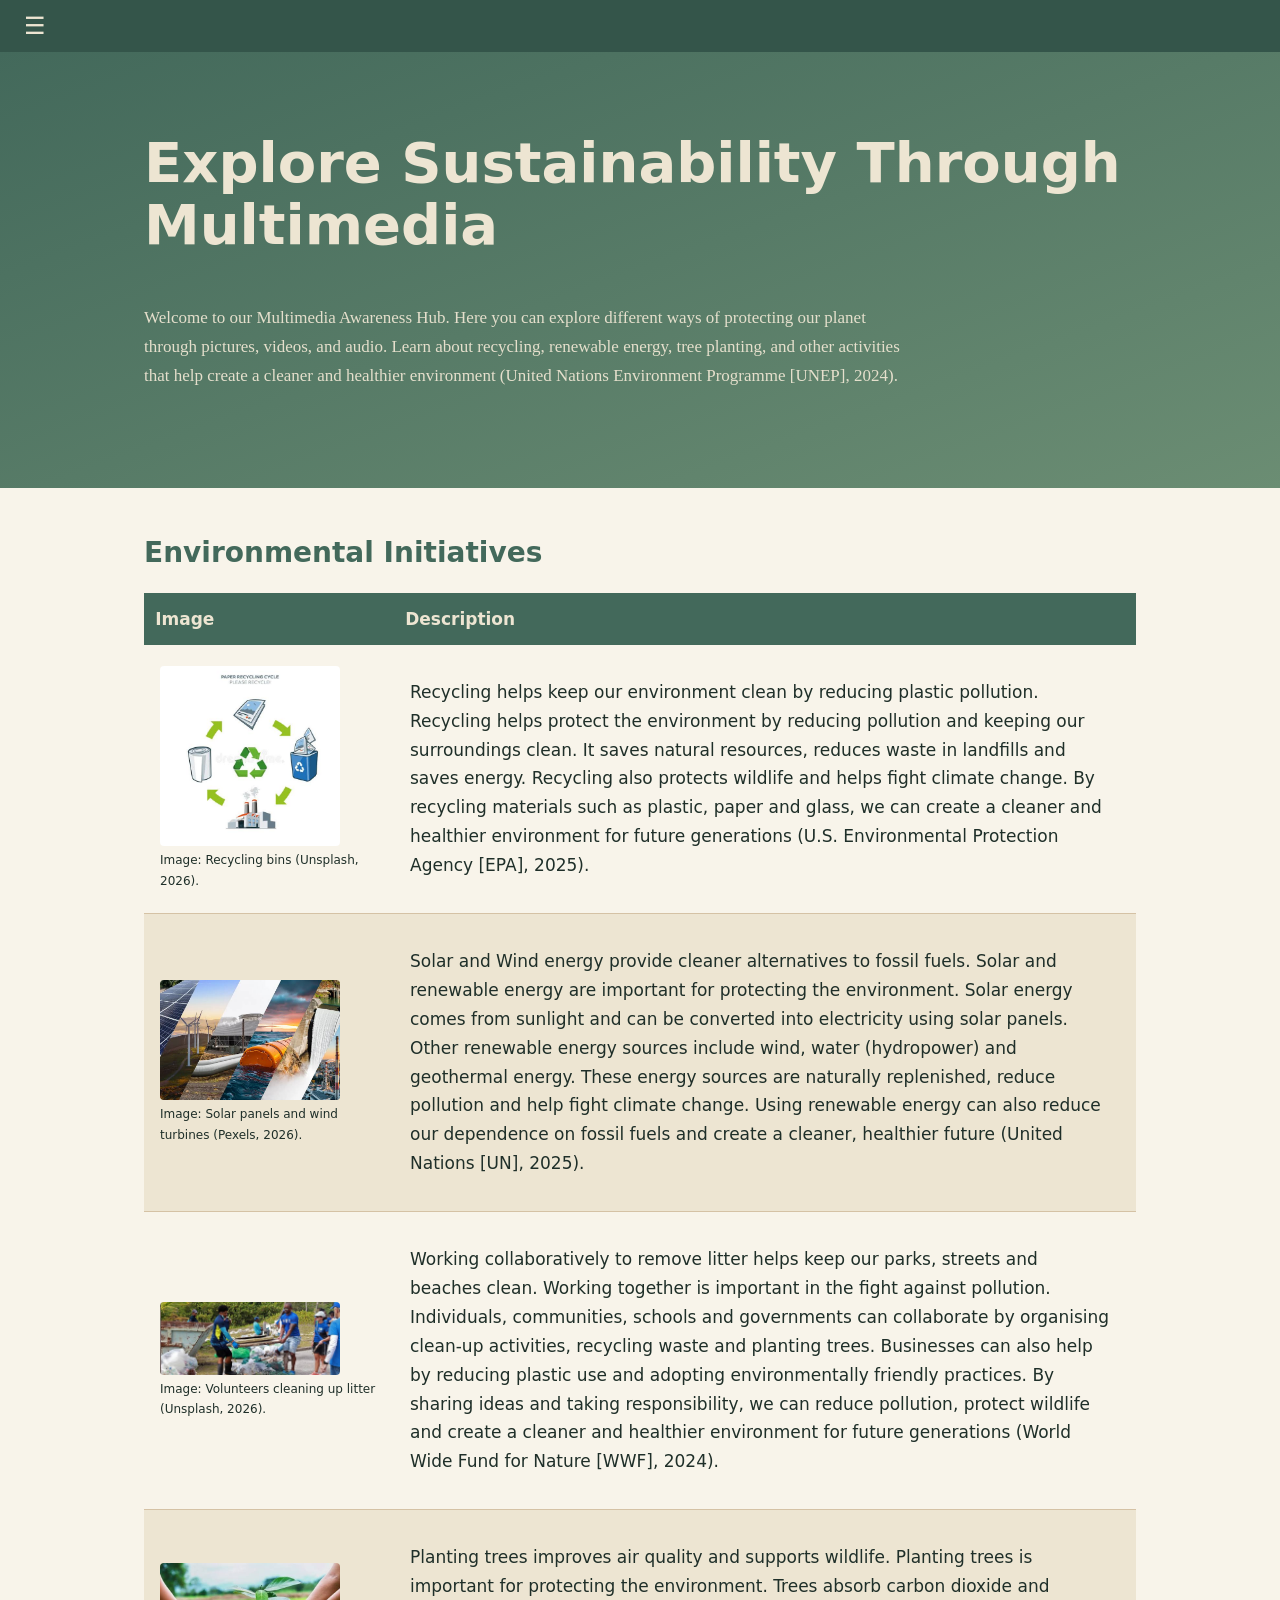
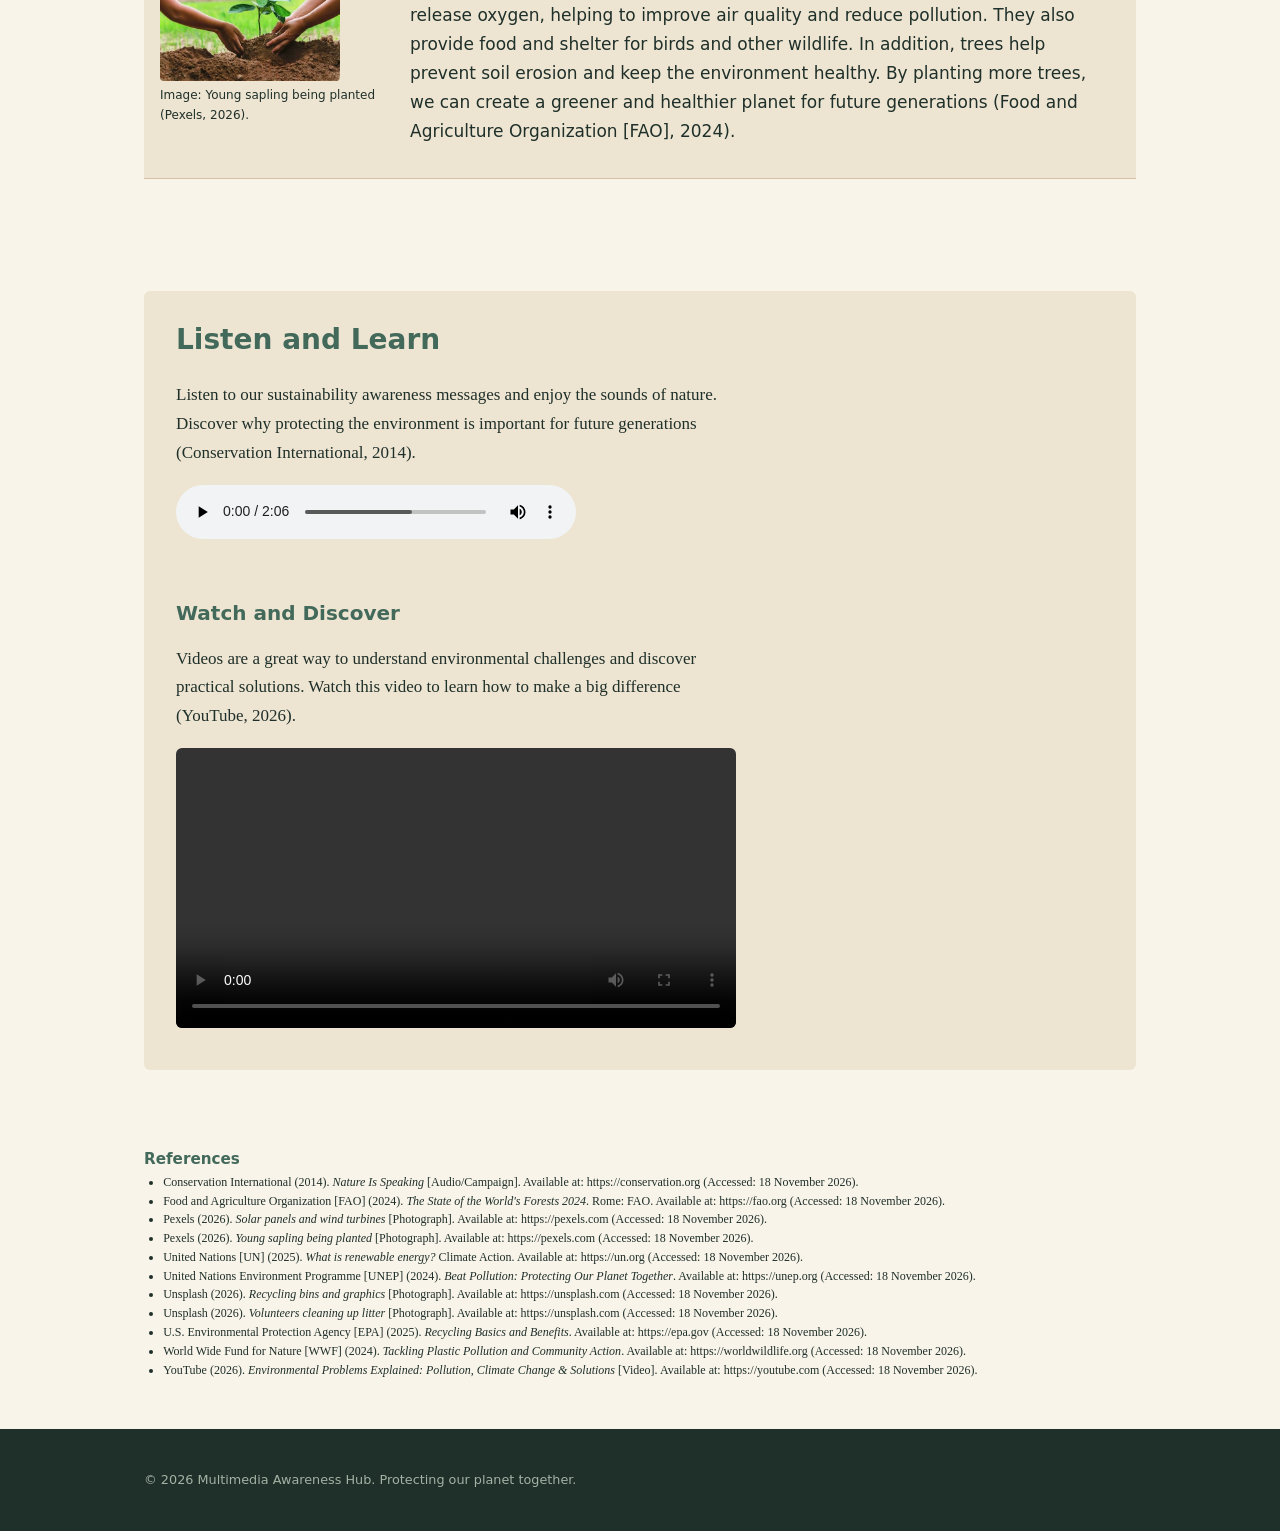
<file: MultimediaAwarenessHub.html>
<!DOCTYPE html>
<html lang="en">
<head>
<meta charset="UTF-8">
<meta name="viewport" content="width=device-width, initial-scale=1.0">
<title>Multimedia Awareness Hub</title>
<link rel="stylesheet" href="stylepage4.css">
</head>
<body>
<nav>
<div class="dropdown">
<button class="dropbtn">☰</button>
<div class="dropdown-content">
<a href="Index.html">Home</a>
<a href="EnvironmentalChallenges.html">Challenges</a>
<a href="Contact.html">Take Action</a>
<a href="MultimediaAwarenessHub.html" aria-current="page">Media Hub</a>
</div>
</div>
</nav>
<header class="hero">
<div class="container">
<h1>Explore Sustainability Through Multimedia</h1>
<p>Welcome to our Multimedia Awareness Hub. Here you can explore different ways of protecting our planet through pictures, videos, and audio. Learn about recycling, renewable energy, tree planting, and other activities that help create a cleaner and healthier environment (United Nations Environment Programme [UNEP], 2024).</p>
</div>
</header>
<main class="container">
<section>
<h2>Environmental Initiatives</h2>
<table>
<thead>
<tr>
<th style="width: 250px;">Image</th>
<th>Description</th>
</tr>
</thead>
<tbody>
<tr>
<td>
<img src="Recyling.jpg" alt="Recycling bins and graphics" class="table-img">
<p style="font-size: 0.75rem; margin-top: 0.25rem; margin-bottom: 0;">Image: Recycling bins (Unsplash, 2026).</p>
</td>
<td>
<p>Recycling helps keep our environment clean by reducing plastic pollution. Recycling helps protect the environment by reducing pollution and keeping our surroundings clean. It saves natural resources, reduces waste in landfills and saves energy. Recycling also protects wildlife and helps fight climate change. By recycling materials such as plastic, paper and glass, we can create a cleaner and healthier environment for future generations (U.S. Environmental Protection Agency [EPA], 2025).</p>
</td>
</tr>
<tr>
<td>
<img src="Renewable.jpg" alt="Solar panels and wind turbines" class="table-img">
<p style="font-size: 0.75rem; margin-top: 0.25rem; margin-bottom: 0;">Image: Solar panels and wind turbines (Pexels, 2026).</p>
</td>
<td>
<p>Solar and Wind energy provide cleaner alternatives to fossil fuels. Solar and renewable energy are important for protecting the environment. Solar energy comes from sunlight and can be converted into electricity using solar panels. Other renewable energy sources include wind, water (hydropower) and geothermal energy. These energy sources are naturally replenished, reduce pollution and help fight climate change. Using renewable energy can also reduce our dependence on fossil fuels and create a cleaner, healthier future (United Nations [UN], 2025).</p>
</td>
</tr>
<tr>
<td>
<img src="community.jpg" alt="Volunteers cleaning up litter" class="table-img">
<p style="font-size: 0.75rem; margin-top: 0.25rem; margin-bottom: 0;">Image: Volunteers cleaning up litter (Unsplash, 2026).</p>
</td>
<td>
<p>Working collaboratively to remove litter helps keep our parks, streets and beaches clean. Working together is important in the fight against pollution. Individuals, communities, schools and governments can collaborate by organising clean-up activities, recycling waste and planting trees. Businesses can also help by reducing plastic use and adopting environmentally friendly practices. By sharing ideas and taking responsibility, we can reduce pollution, protect wildlife and create a cleaner and healthier environment for future generations (World Wide Fund for Nature [WWF], 2024).</p>
</td>
</tr>
<tr>
<td>
<img src="tree.jpg" alt="Young sapling being planted" class="table-img">
<p style="font-size: 0.75rem; margin-top: 0.25rem; margin-bottom: 0;">Image: Young sapling being planted (Pexels, 2026).</p>
</td>
<td>
<p>Planting trees improves air quality and supports wildlife. Planting trees is important for protecting the environment. Trees absorb carbon dioxide and release oxygen, helping to improve air quality and reduce pollution. They also provide food and shelter for birds and other wildlife. In addition, trees help prevent soil erosion and keep the environment healthy. By planting more trees, we can create a greener and healthier planet for future generations (Food and Agriculture Organization [FAO], 2024).</p>
</td>
</tr>
</tbody>
</table>
</section>
<section class="section-alt" style="padding: 2rem; border-radius: var(--radius); margin-block: 2rem;">
<h2>Listen and Learn</h2>
<p>Listen to our sustainability awareness messages and enjoy the sounds of nature. Discover why protecting the environment is important for future generations (Conservation International, 2014).</p>
<audio controls style="width: 100%; max-width: 400px; margin-bottom: 2rem;">
<source src="If%20Nature%20Could%20Talk%20A%20Short%20Advocacy%20Campaign%20Video.mp3" type="audio/mpeg">
</audio>
<h3>Watch and Discover</h3>
<p>Videos are a great way to understand environmental challenges and discover practical solutions. Watch this video to learn how to make a big difference (YouTube, 2026).</p>
<video style="width: 100%; height: auto; max-width: 560px; border-radius: var(--radius);" controls>
<source src="Environmental%20Problems%20Explained%20Pollution,%20Climate%20Change%20%26%20Solutions.mp4" type="video/mp4">
</video>
</section>
<section style="font-size: 0.75rem; line-height: 1.3; margin-top: 1rem;">
<h2 style="font-size: 0.95rem; margin-bottom: 0.4rem;">References</h2>
<ul style="padding-left: 1.2rem; margin: 0;">
<li style="margin-bottom: 0.2rem;">Conservation International (2014). <em>Nature Is Speaking</em> [Audio/Campaign]. Available at: https://conservation.org (Accessed: 18 November 2026).</li>
<li style="margin-bottom: 0.2rem;">Food and Agriculture Organization [FAO] (2024). <em>The State of the World's Forests 2024</em>. Rome: FAO. Available at: https://fao.org (Accessed: 18 November 2026).</li>
<li style="margin-bottom: 0.2rem;">Pexels (2026). <em>Solar panels and wind turbines</em> [Photograph]. Available at: https://pexels.com (Accessed: 18 November 2026).</li>
<li style="margin-bottom: 0.2rem;">Pexels (2026). <em>Young sapling being planted</em> [Photograph]. Available at: https://pexels.com (Accessed: 18 November 2026).</li>
<li style="margin-bottom: 0.2rem;">United Nations [UN] (2025). <em>What is renewable energy?</em> Climate Action. Available at: https://un.org (Accessed: 18 November 2026).</li>
<li style="margin-bottom: 0.2rem;">United Nations Environment Programme [UNEP] (2024). <em>Beat Pollution: Protecting Our Planet Together</em>. Available at: https://unep.org (Accessed: 18 November 2026).</li>
<li style="margin-bottom: 0.2rem;">Unsplash (2026). <em>Recycling bins and graphics</em> [Photograph]. Available at: https://unsplash.com (Accessed: 18 November 2026).</li>
<li style="margin-bottom: 0.2rem;">Unsplash (2026). <em>Volunteers cleaning up litter</em> [Photograph]. Available at: https://unsplash.com (Accessed: 18 November 2026).</li>
<li style="margin-bottom: 0.2rem;">U.S. Environmental Protection Agency [EPA] (2025). <em>Recycling Basics and Benefits</em>. Available at: https://epa.gov (Accessed: 18 November 2026).</li>
<li style="margin-bottom: 0.2rem;">World Wide Fund for Nature [WWF] (2024). <em>Tackling Plastic Pollution and Community Action</em>. Available at: https://worldwildlife.org (Accessed: 18 November 2026).</li>
<li style="margin-bottom: 0.2rem;">YouTube (2026). <em>Environmental Problems Explained: Pollution, Climate Change &amp; Solutions</em> [Video]. Available at: https://youtube.com (Accessed: 18 November 2026).</li>
</ul>
</section>
</main>
<footer>
<div class="container" style="font-size: 0.8rem; padding-block: 0.5rem;">
<p style="margin: 0;">&copy; 2026 Multimedia Awareness Hub. Protecting our planet together.</p>
</div>
</footer>
</body>
</html>
</file>
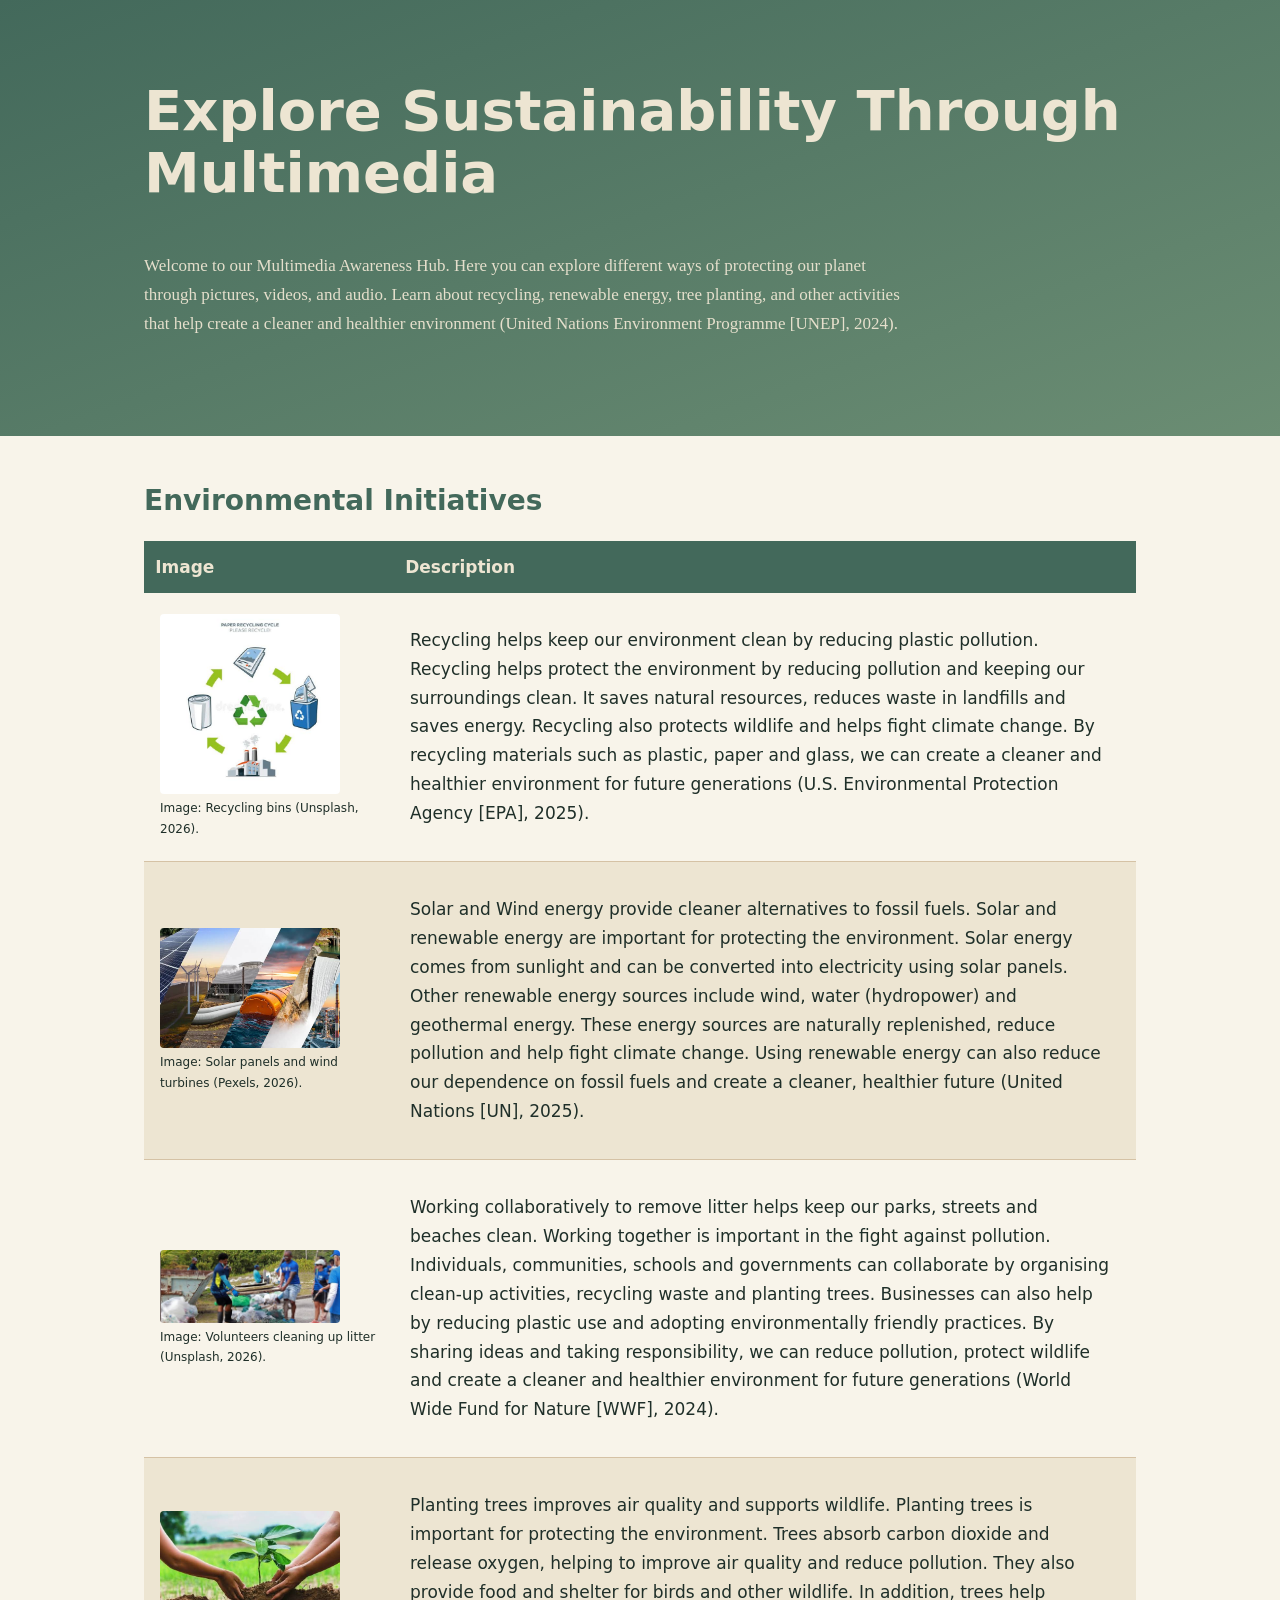
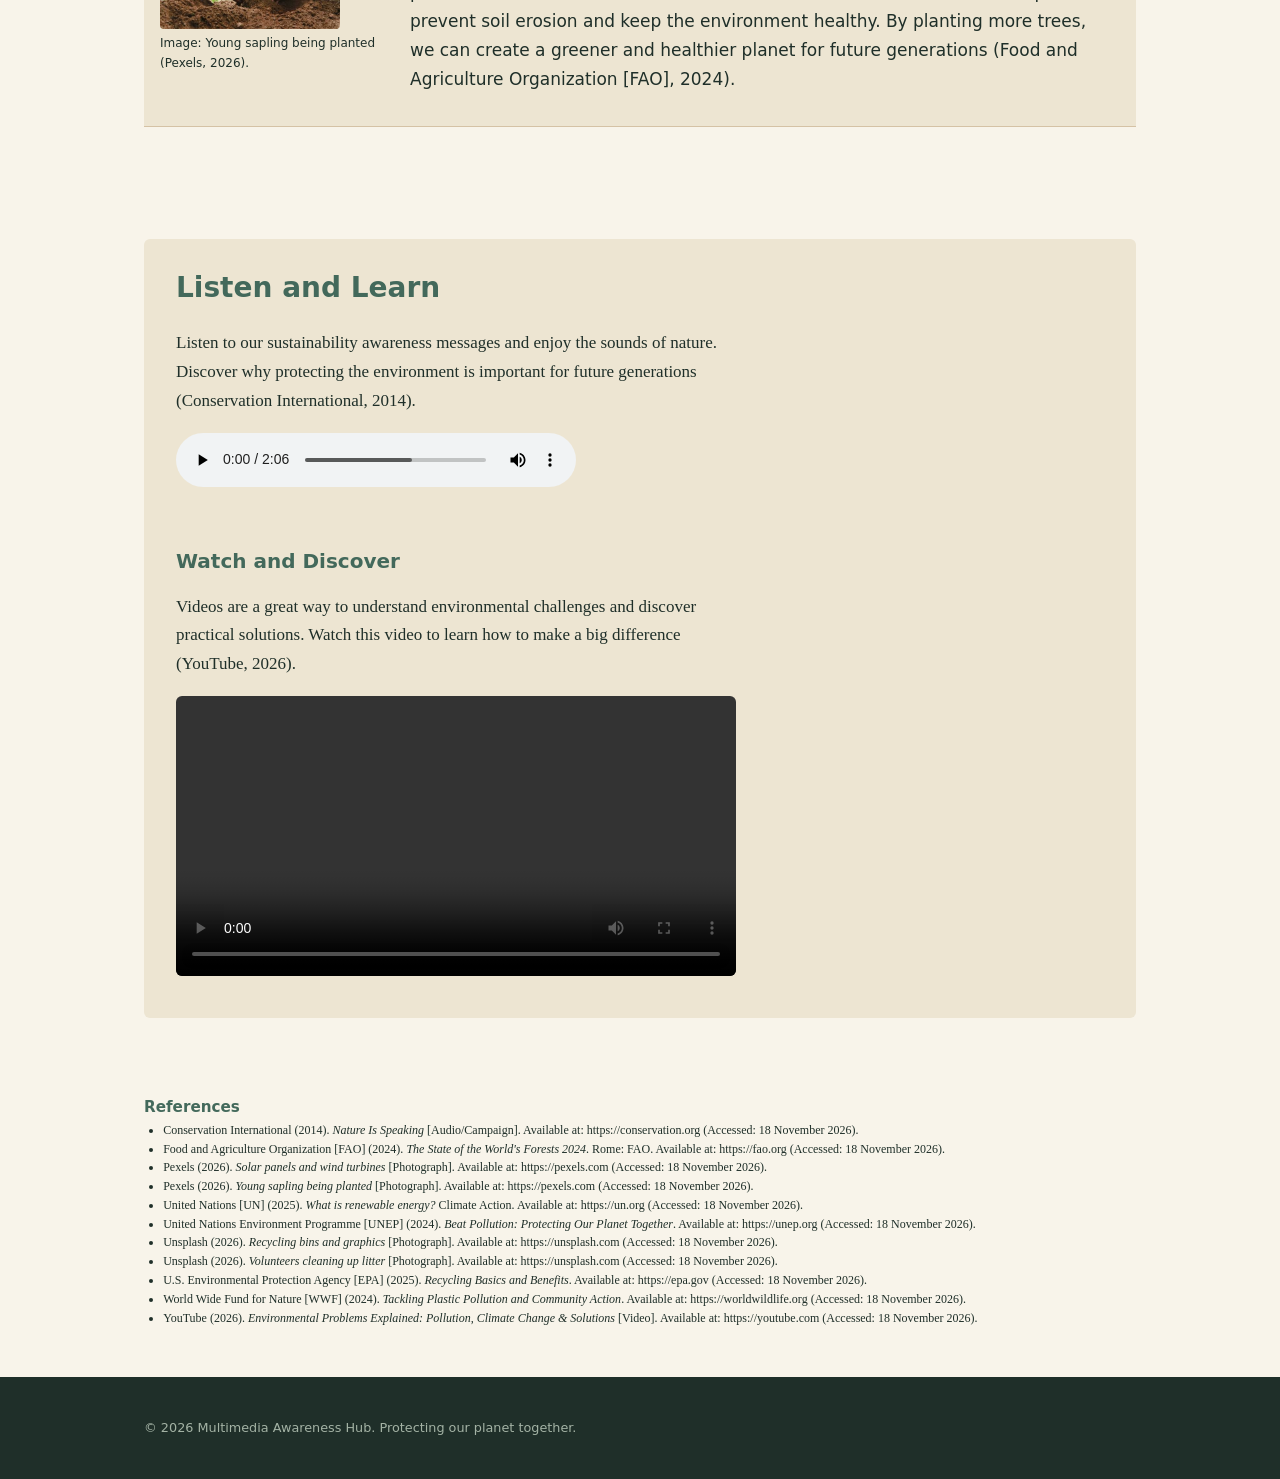
<file: MultimediaAwarenessHubpage4.html>
<!DOCTYPE html>
<html lang="en">
<head>
<meta charset="UTF-8">
<meta name="viewport" content="width=device-width, initial-scale=1.0">
<title>Multimedia Awareness Hub</title>
<link rel="stylesheet" href="stylepage4.css">
</head>
<body>
<header class="hero">
<div class="container">
<h1>Explore Sustainability Through Multimedia</h1>
<p>Welcome to our Multimedia Awareness Hub. Here you can explore different ways of protecting our planet through pictures, videos, and audio. Learn about recycling, renewable energy, tree planting, and other activities that help create a cleaner and healthier environment (United Nations Environment Programme [UNEP], 2024).</p>
</div>
</header>

<main class="container">
<section>
<h2>Environmental Initiatives</h2>
<table>
<thead>
<tr>
<th style="width: 250px;">Image</th>
<th>Description</th>
</tr>
</thead>
<tbody>
<tr>
<td>
<img src="Recyling.jpg" alt="Recycling bins and graphics" class="table-img">
<p style="font-size: 0.75rem; margin-top: 0.25rem; margin-bottom: 0;">Image: Recycling bins (Unsplash, 2026).</p>
</td>
<td><p>Recycling helps keep our environment clean by reducing plastic pollution. Recycling helps protect the environment by reducing pollution and keeping our surroundings clean. It saves natural resources, reduces waste in landfills and saves energy. Recycling also protects wildlife and helps fight climate change. By recycling materials such as plastic, paper and glass, we can create a cleaner and healthier environment for future generations (U.S. Environmental Protection Agency [EPA], 2025).</p></td>
</tr>
<tr>
<td>
<img src="Renewable.jpg" alt="Solar panels and wind turbines" class="table-img">
<p style="font-size: 0.75rem; margin-top: 0.25rem; margin-bottom: 0;">Image: Solar panels and wind turbines (Pexels, 2026).</p>
</td>
<td><p>Solar and Wind energy provide cleaner alternatives to fossil fuels. Solar and renewable energy are important for protecting the environment. Solar energy comes from sunlight and can be converted into electricity using solar panels. Other renewable energy sources include wind, water (hydropower) and geothermal energy. These energy sources are naturally replenished, reduce pollution and help fight climate change. Using renewable energy can also reduce our dependence on fossil fuels and create a cleaner, healthier future (United Nations [UN], 2025).</p></td>
</tr>
<tr>
<td>
<img src="community.jpg" alt="Volunteers cleaning up litter" class="table-img">
<p style="font-size: 0.75rem; margin-top: 0.25rem; margin-bottom: 0;">Image: Volunteers cleaning up litter (Unsplash, 2026).</p>
</td>
<td><p>Working collaboratively to remove litter helps keep our parks, streets and beaches clean. Working together is important in the fight against pollution. Individuals, communities, schools and governments can collaborate by organising clean-up activities, recycling waste and planting trees. Businesses can also help by reducing plastic use and adopting environmentally friendly practices. By sharing ideas and taking responsibility, we can reduce pollution, protect wildlife and create a cleaner and healthier environment for future generations (World Wide Fund for Nature [WWF], 2024).</p></td>
</tr>
<tr>
<td>
<img src="tree.jpg" alt="Young sapling being planted" class="table-img">
<p style="font-size: 0.75rem; margin-top: 0.25rem; margin-bottom: 0;">Image: Young sapling being planted (Pexels, 2026).</p>
</td>
<td><p>Planting trees improves air quality and supports wildlife. Planting trees is important for protecting the environment. Trees absorb carbon dioxide and release oxygen, helping to improve air quality and reduce pollution. They also provide food and shelter for birds and other wildlife. In addition, trees help prevent soil erosion and keep the environment healthy. By planting more trees, we can create a greener and healthier planet for future generations (Food and Agriculture Organization [FAO], 2024).</p></td>
</tr>
</tbody>
</table>
</section>

<section class="section-alt" style="padding: 2rem; border-radius: var(--radius); margin-block: 2rem;">
<h2>Listen and Learn</h2>
<p>Listen to our sustainability awareness messages and enjoy the sounds of nature. Discover why protecting the environment is important for future generations (Conservation International, 2014).</p>
<audio controls style="width: 100%; max-width: 400px; margin-bottom: 2rem;">
<source src="If Nature Could Talk A Short Advocacy Campaign Video.mp3" type="audio/mpeg">
</audio>

<h3>Watch and Discover</h3>
<p>Videos are a great way to understand environmental challenges and discover practical solutions. Watch this video to learn how to make a big difference (YouTube, 2026).</p>
<video width="100%" height="auto" style="max-width: 560px; border-radius: var(--radius);" controls>
<source src="Environmental Problems Explained Pollution, Climate Change & Solutions.mp4" type="video/mp4">
</video>
</section>

<section style="font-size: 0.75rem; line-height: 1.3; margin-top: 1rem;">
<h2 style="font-size: 0.95rem; margin-bottom: 0.4rem;">References</h2>
<ul style="padding-left: 1.2rem; margin: 0;">
<li style="margin-bottom: 0.2rem;">Conservation International (2014). <em>Nature Is Speaking</em> [Audio/Campaign]. Available at: https://conservation.org (Accessed: 18 November 2026).</li>
<li style="margin-bottom: 0.2rem;">Food and Agriculture Organization [FAO] (2024). <em>The State of the World's Forests 2024</em>. Rome: FAO. Available at: https://fao.org (Accessed: 18 November 2026).</li>
<li style="margin-bottom: 0.2rem;">Pexels (2026). <em>Solar panels and wind turbines</em> [Photograph]. Available at: https://pexels.com (Accessed: 18 November 2026).</li>
<li style="margin-bottom: 0.2rem;">Pexels (2026). <em>Young sapling being planted</em> [Photograph]. Available at: https://pexels.com (Accessed: 18 November 2026).</li>
<li style="margin-bottom: 0.2rem;">United Nations [UN] (2025). <em>What is renewable energy?</em> Climate Action. Available at: https://un.org (Accessed: 18 November 2026).</li>
<li style="margin-bottom: 0.2rem;">United Nations Environment Programme [UNEP] (2024). <em>Beat Pollution: Protecting Our Planet Together</em>. Available at: https://unep.org (Accessed: 18 November 2026).</li>
<li style="margin-bottom: 0.2rem;">Unsplash (2026). <em>Recycling bins and graphics</em> [Photograph]. Available at: https://unsplash.com (Accessed: 18 November 2026).</li>
<li style="margin-bottom: 0.2rem;">Unsplash (2026). <em>Volunteers cleaning up litter</em> [Photograph]. Available at: https://unsplash.com (Accessed: 18 November 2026).</li>
<li style="margin-bottom: 0.2rem;">U.S. Environmental Protection Agency [EPA] (2025). <em>Recycling Basics and Benefits</em>. Available at: https://epa.gov (Accessed: 18 November 2026).</li>
<li style="margin-bottom: 0.2rem;">World Wide Fund for Nature [WWF] (2024). <em>Tackling Plastic Pollution and Community Action</em>. Available at: https://worldwildlife.org (Accessed: 18 November 2026).</li>
<li style="margin-bottom: 0.2rem;">YouTube (2026). <em>Environmental Problems Explained: Pollution, Climate Change &amp; Solutions</em> [Video]. Available at: https://youtube.com (Accessed: 18 November 2026).</li>
</ul>
</section>
</main>

<footer>
<div class="container" style="font-size: 0.8rem; padding-block: 0.5rem;">
<p style="margin: 0;">&copy; 2026 Multimedia Awareness Hub. Protecting our planet together.</p>
</div>
</footer>
</body>
</html>
</file>
<file: Page1.css>
/* Forest Canopy stylesheet
   Palette: #43695B  #6B8D73  #A3B2A4  #EDE5D2  #D5C2A5 */

:root {
  --emerald: #43695b;
  --juniper: #6b8d73;
  --hills: #a3b2a4;
  --sands: #ede5d2;
  --linen: #d5c2a5;

  --ink: #1f2f29;
  --paper: #f8f4ea;
  --emerald-dark: #34554a;

  --font-body: "Georgia", "Iowan Old Style", "Palatino Linotype", serif;
  --font-ui: system-ui, -apple-system, "Segoe UI", Roboto, sans-serif;

  --radius: 6px;
  --space: 1rem;
}

*, *::before, *::after { box-sizing: border-box; }
html { scroll-behavior: smooth; }

body {
  margin: 0;
  background: var(--paper);
  color: var(--ink);
  font-family: var(--font-body);
  font-size: 1.0625rem;
  line-height: 1.7;
}

/* Layout */
.container { width: min(100% - 2rem, 62rem); margin-inline: auto; }
section { padding-block: 3rem; }
.section-alt { background: var(--sands); }

/* Header and navigation */
header { background: var(--emerald); color: var(--sands); }

header .container {
  display: flex;
  flex-wrap: wrap;
  align-items: center;
  justify-content: space-between;
  gap: var(--space);
  padding-block: 1rem;
}

.logo {
  font-family: var(--font-ui);
  font-weight: 700;
  font-size: 1.25rem;
  color: var(--sands);
  text-decoration: none;
}

nav ul {
  display: flex;
  flex-wrap: wrap;
  gap: 1.25rem;
  margin: 0;
  padding: 0;
  list-style: none;
}

nav a {
  font-family: var(--font-ui);
  color: var(--hills);
  text-decoration: none;
  padding-block: 0.25rem;
  border-bottom: 2px solid transparent;
}

nav a:hover,
nav a[aria-current="page"] {
  color: var(--sands);
  border-bottom-color: var(--linen);
}

/* Hero */
.hero {
  background: var(--emerald);
  color: var(--sands);
  padding-block: 5rem;
}

.hero h1 {
  margin: 0 0 0.5rem;
  font-size: clamp(2rem, 6vw, 3.5rem);
  line-height: 1.1;
  color: var(--sands);
  text-align: center;
  margin-left: auto;
  margin-right: auto;
  max-width: none;
}

.hero p { max-width: 36rem; color: var(--sands); opacity: 0.9; }

/* Typography */
h1 {
  font-family: var(--font-ui);
  line-height: 1.1;
  color: var(--sands);
  background-color: var(--emerald);
  padding: 10px 40px;
  font-size: 2.5rem;
}
h2, h3 { font-family: var(--font-ui); line-height: 1.2; color: var(--emerald); text-align: center; }
h2 { font-size: 1.75rem; margin-top: 0;}
h3 { font-size: 1.25rem;}
p { max-width: 200ch; text-align: center;}
a { color: var(--emerald); text-underline-offset: 3px; }
a:hover { color: var(--emerald-dark); }

blockquote {
  margin: 1.5rem 0;
  padding: 0.5rem 1.25rem;
  border-left: 4px solid var(--linen);
  background: var(--sands);
  font-style: italic;
}

hr { border: 0; border-top: 1px solid var(--linen); margin-block: 2rem; }

/* Buttons */
.btn {
  display: inline-block;
  padding: 0.7rem 1.4rem;
  font-family: var(--font-ui);
  font-weight: 600;
  font-size: 1rem;
  color: var(--sands);
  background: var(--emerald);
  border: 2px solid var(--emerald);
  border-radius: var(--radius);
  text-decoration: none;
  cursor: pointer;
  transition: background 0.15s, color 0.15s;
}

.btn:hover {
  background: var(--emerald-dark);
  border-color: var(--emerald-dark);
  color: var(--sands);
}

.btn-outline { background: transparent; color: var(--emerald); }
.btn-outline:hover { background: var(--emerald); color: var(--sands); }

.hero .btn { background: var(--sands); border-color: var(--sands); color: var(--emerald); }
.hero .btn:hover { background: var(--linen); border-color: var(--linen); }

/* Cards */
.grid {
   display: grid;
  grid-template-columns: repeat(auto-fit, minmax(15rem, 1fr));
  gap: 1.25rem;
}


.card {
  background: #fff;
  border: 1px solid var(--linen);
  border-top: 6px solid var(--juniper);
  border-radius: var(--radius);
  padding: 1.25rem;
}

.card h3 { margin-top: 0; }
.card-sand { background: var(--sands); border-top-color: var(--linen); }

/* Forms */
label {
  display: block;
  margin-bottom: 0.25rem;
  font-family: var(--font-ui);
  font-weight: 600;
  color: var(--emerald);
}

input, textarea, select {
  width: 100%;
  padding: 0.65rem 0.8rem;
  margin-bottom: 1rem;
  font: inherit;
  color: var(--ink);
  background: #fff;
  border: 1px solid var(--hills);
  border-radius: var(--radius);
}

input:focus, textarea:focus, select:focus {
  outline: 3px solid var(--hills);
  border-color: var(--emerald);
}

/* Tables */
table { width: 100%; border-collapse: collapse; font-family: var(--font-ui); }
th { text-align: left; background: var(--emerald); color: var(--sands); padding: 0.7rem; }
td { padding: 0.7rem; border-bottom: 1px solid var(--linen); }
tr:nth-child(even) td { background: var(--sands); }

/* Footer */
footer {
  background: var(--ink);
  color: var(--hills);
  padding-block: 2rem;
  font-family: var(--font-ui);
  font-size: 0.9rem;
}

footer a { color: var(--linen); }

/* Accessibility */
:focus-visible { outline: 3px solid var(--linen); outline-offset: 2px; }

@media (prefers-reduced-motion: reduce) {
  * { transition: none !important; scroll-behavior: auto !important; }
}

/*gallery*/

.gallery {
  display: grid;
  grid-template-columns: repeat(3, 1fr);  
  gap: 1.25rem;                                    
}

.gallery img {
  width: 100%;
  height: 200px;                           
  object-fit: cover;                       
  border-radius: var(--radius);
  display: block;
}

@media (max-width: 40em) {
  .gallery {
    grid-template-columns: 1fr;
  }
}


/* Image Cards */
.image-card {
  position: relative;             
  display: block;
  max-width: 360px;               
  border-radius: var(--radius);
  overflow: hidden;                
  text-decoration: none;          
  color: var(--sands);            
  border-top: 6px solid var(--juniper);
  transition: transform 0.15s;
}

.image-card img {
  width: 100%;
  height: 220px;                  
  object-fit: cover;               
  display: block;
}

.image-card-text {
  position: absolute;
  left: 0;
  right: 0;
  bottom: 0;
  padding: 1rem;
  background: linear-gradient(transparent, rgba(31, 47, 41, 0.85));
}

.image-card-text h3,
.image-card-text p {
  margin: 0 0 0.25rem;
  color: var(--sands);             
}

.image-card:hover {
  transform: translateY(-4px);
}

.image-card:focus-visible {
  outline: 3px solid var(--emerald);
  outline-offset: 3px;
}
/*Text to be centered*/
.text-center { text-align: center; }

.link-center {
  display: block;
  text-align: center;
  margin-block: 1.5rem;
}


.dropdown {
  position: relative;
  display: inline-block;
}

/* The trigger button */
.dropbtn {
  background: transparent;
  border: 2px solid var(--linen);
  color: var(--sands);
  font-size: 1.4rem;
  font-family: var(--font-ui);
  padding: 8px 14px;
  border-radius: 8px;
  cursor: pointer;
  transition: background 0.2s ease;
}

.dropbtn:hover,
.dropbtn:focus-visible {
  background: var(--emerald-dark);
}

/* The hidden panel */
.dropdown-content {
  display: none;
  position: absolute;
  top: 100%;                
  left: 0;
  min-width: 180px;
  background: var(--emerald);
  border: 2px solid var(--linen);
  border-radius: 8px;
  padding: 0.5rem 0;
  z-index: 10;             
}

/* Show the panel on hover*/
.dropdown:hover .dropdown-content,
.dropdown:focus-within .dropdown-content {
  display: block;
}

/* The links*/
.dropdown-content a {
  display: block;
  color: var(--sands);
  padding: 0.6rem 1rem;
  text-decoration: none;
  font-family: var(--font-ui);
}

.dropdown-content a:hover,
.dropdown-content a:focus-visible {
  background: var(--emerald-dark);
  color: var(--yellow);

}
</file>
<file: css/page3.css>
/* Forest Canopy stylesheet
   Palette: #43695B  #6B8D73  #A3B2A4  #EDE5D2  #D5C2A5 */

:root {
  --emerald: #43695b;
  --juniper: #6b8d73;
  --hills: #a3b2a4;
  --sands: #ede5d2;
  --linen: #d5c2a5;

  --ink: #1f2f29;
  --paper: #f8f4ea;
  --emerald-dark: #34554a;

  --font-body: "Georgia", "Iowan Old Style", "Palatino Linotype", serif;
  --font-ui: system-ui, -apple-system, "Segoe UI", Roboto, sans-serif;

  --radius: 6px;
  --space: 1rem;
}

*, *::before, *::after {
  box-sizing: border-box;
}

html {
  scroll-behavior: smooth;
}

body {
  margin: 0;
  background: var(--paper);
  color: var(--ink);
  font-family: var(--font-body);
  font-size: 1.0625rem;
  line-height: 1.7;
}

/* Layout */
.container {
  width: min(100% - 2rem, 62rem);
  margin-inline: auto;
}

section {
  padding-block: 3rem;
}

.section-alt {
  background: var(--sands);
}

/* Header and navigation */
header {
  background: var(--emerald);
  color: var(--sands);
}

header .container {
  display: flex;
  flex-wrap: wrap;
  align-items: center;
  justify-content: space-between;
  gap: var(--space);
  padding-block: 1rem;
}

.logo {
  font-family: var(--font-ui);
  font-weight: 700;
  font-size: 1.25rem;
  color: var(--sands);
  text-decoration: none;
}

nav ul {
  display: flex;
  flex-wrap: wrap;
  gap: 1.25rem;
  margin: 0;
  padding: 0;
  list-style: none;
}

/* General navigation links */
nav a {
  font-family: var(--font-ui);
  color: var(--hills);
  text-decoration: none;
  padding-block: 0.25rem;
  border-bottom: 2px solid transparent;
}

nav a:hover,
nav a[aria-current="page"] {
  color: var(--sands);
  border-bottom-color: var(--linen);
}

/* Dropdown navigation menu */
.dropdown {
  position: relative;
  display: inline-block;
}

/* Hamburger button */
.dropbtn {
  display: block;
  background: transparent;
  border: 2px solid var(--linen);
  color: var(--sands);
  font-size: 1.4rem;
  font-family: var(--font-ui);
  padding: 8px 14px;
  border-radius: 8px;
  cursor: pointer;
  transition: background 0.2s ease;
}

.dropbtn:hover,
.dropbtn:focus-visible {
  background: var(--emerald-dark);
}

/* Hide the menu initially */
.dropdown-content {
  display: none;
  position: absolute;
  top: 100%;
  left: 0;
  min-width: 180px;
  background: var(--emerald);
  border: 2px solid var(--linen);
  border-radius: 8px;
  padding: 0.5rem 0;
  z-index: 1000;
}

/* Show menu on hover or keyboard focus */
.dropdown:hover .dropdown-content,
.dropdown:focus-within .dropdown-content {
  display: block;
}

/* Dropdown links */
.dropdown-content a {
  display: block;
  width: 100%;
  color: var(--sands);
  padding: 0.6rem 1rem;
  text-decoration: none;
  font-family: var(--font-ui);
  border: none;
}

.dropdown-content a:hover,
.dropdown-content a:focus-visible {
  background: var(--emerald-dark);
  color: var(--sands);
}

/* Hero */
.hero {
  background: linear-gradient(160deg, var(--emerald), var(--juniper));
  color: var(--sands);
  padding-block: 5rem;
}

.hero h1 {
  margin: 0 0 0.5rem;
  font-size: clamp(2rem, 6vw, 3.5rem);
  line-height: 1.1;
  color: var(--sands);
}

.hero p {
  max-width: 36rem;
  color: var(--sands);
  opacity: 0.9;
}

/* Typography */
h1, h2, h3 {
  font-family: var(--font-ui);
  line-height: 1.2;
  color: var(--emerald);
}

h2 {
  font-size: 1.75rem;
  margin-top: 0;
}

h3 {
  font-size: 1.25rem;
}

p {
  max-width: 65ch;
}

a {
  color: var(--emerald);
  text-underline-offset: 3px;
}

a:hover {
  color: var(--emerald-dark);
}

blockquote {
  margin: 1.5rem 0;
  padding: 0.5rem 1.25rem;
  border-left: 4px solid var(--linen);
  background: var(--sands);
  font-style: italic;
}

hr {
  border: 0;
  border-top: 1px solid var(--linen);
  margin-block: 2rem;
}

/* Buttons */
.btn {
  display: inline-block;
  padding: 0.7rem 1.4rem;
  font-family: var(--font-ui);
  font-weight: 600;
  font-size: 1rem;
  color: var(--sands);
  background: var(--emerald);
  border: 2px solid var(--emerald);
  border-radius: var(--radius);
  text-decoration: none;
  cursor: pointer;
  transition: background 0.15s, color 0.15s;
}

.btn:hover {
  background: var(--emerald-dark);
  border-color: var(--emerald-dark);
  color: var(--sands);
}

.btn-outline {
  background: transparent;
  color: var(--emerald);
}

.btn-outline:hover {
  background: var(--emerald);
  color: var(--sands);
}

.hero .btn {
  background: var(--sands);
  border-color: var(--sands);
  color: var(--emerald);
}

.hero .btn:hover {
  background: var(--linen);
  border-color: var(--linen);
}

/* Cards */
.grid {
  display: grid;
  grid-template-columns: repeat(auto-fit, minmax(15rem, 1fr));
  gap: 1.25rem;
}

.card {
  background: #fff;
  border: 1px solid var(--linen);
  border-top: 6px solid var(--juniper);
  border-radius: var(--radius);
  padding: 1.25rem;
}

.card h3 {
  margin-top: 0;
}

.card-sand {
  background: var(--sands);
  border-top-color: var(--linen);
}

/* Forms */
label {
  display: block;
  margin-bottom: 0.25rem;
  font-family: var(--font-ui);
  font-weight: 600;
  color: var(--emerald);
}

input, textarea, select {
  width: 100%;
  padding: 0.65rem 0.8rem;
  margin-bottom: 1rem;
  font: inherit;
  color: var(--ink);
  background: #fff;
  border: 1px solid var(--hills);
  border-radius: var(--radius);
}

input:focus, textarea:focus, select:focus {
  outline: 3px solid var(--hills);
  border-color: var(--emerald);
}

/* Tables */
table {
  width: 100%;
  border-collapse: collapse;
  font-family: var(--font-ui);
}

th {
  text-align: left;
  background: var(--emerald);
  color: var(--sands);
  padding: 0.7rem;
}

td {
  padding: 0.7rem;
  border-bottom: 1px solid var(--linen);
}

tr:nth-child(even) td {
  background: var(--sands);
}

/* Footer */
footer {
  background: var(--ink);
  color: var(--hills);
  padding-block: 2rem;
  font-family: var(--font-ui);
  font-size: 0.9rem;
}

footer a {
  color: var(--linen);
}

/* Accessibility */
:focus-visible {
  outline: 3px solid var(--linen);
  outline-offset: 2px;
}

@media (prefers-reduced-motion: reduce) {
  * {
    transition: none !important;
    scroll-behavior: auto !important;
  }
}
</file>
<file: Page2Style.css>
/* Forest Canopy Theme */

:root {
  --emerald: #43695b;
  --juniper: #6b8d73;
  --hills: #a3b2a4;
  --sands: #ede5d2;
  --linen: #d5c2a5;
  --ink: #1f2f29;
  --paper: #f8f4ea;
  --emerald-dark: #34554a;

  --font-body: Georgia, serif;
  --font-ui: system-ui, sans-serif;
}

* {
  box-sizing: border-box;
}

body {
  margin: 0;
  background: var(--paper);
  color: var(--ink);
  font-family: var(--font-body);
  line-height: 1.7;
}

/* Layout */

.container {
  width: min(100% - 2rem, 1100px);
  margin-inline: auto;
}

section {
  padding: 3rem 0;
}

/* Header */

header {
  background: var(--emerald);
  color: var(--sands);
}

header .container {
  display: flex;
  flex-direction: row-reverse;
  justify-content: space-between;
  align-items: center;
  padding: 1rem 0;
}

.logo {
  display: flex;
  align-items: center;
  gap: 0.75rem;
  font-family: var(--font-ui);
  font-weight: bold;
  font-size: 1.4rem;
  color: var(--sands);
}

/* Headings */

h1,
h2,
h3 {
  font-family: var(--font-ui);
  color: var(--emerald);
}

h1 {
  text-align: center;
}

.triple-crisis {
  text-align: center;
}

.triple-crisis h2 {
  font-size: 3rem;
  margin-bottom: 0.5rem;
}

.subtitle {
  max-width: 800px;
  margin: auto;
  font-style: italic;
  font-size: 1.2rem;
}

.source {
  color: #666;
  font-size: 0.9rem;
}

/* Cards */

.grid {
  display: grid;
  grid-template-columns: repeat(auto-fit, minmax(280px, 1fr));
  gap: 1.5rem;
}

.card {
  background: white;
  border: 1px solid var(--linen);
  border-top: 6px solid var(--juniper);
  border-radius: 8px;
  padding: 1.25rem;
  box-shadow: 0 2px 8px rgba(0,0,0,0.08);
}

/* Image Gallery */

.gallery {
  display: grid;
  grid-template-columns: repeat(3, 1fr);
  gap: 20px;
  margin-top: 2rem;
}

.image-card {
  margin: 0;
}

.image-card img {
  width: 100%;
  height: 250px;
  object-fit: cover;
  border-radius: 12px;
}

/* Caption Bubble */

.speech-bubble {
  position: relative;
  background: #f5f1e8;
  border-left: 5px solid var(--emerald);
  padding: 15px;
  margin-top: 12px;
  border-radius: 12px;
  box-shadow: 0 4px 12px rgba(0,0,0,.15);
  font-style: italic;
}

.speech-bubble::before {
  content: "";
  position: absolute;
  top: -12px;
  left: 30px;
  border-width: 0 12px 12px;
  border-style: solid;
  border-color: transparent transparent #f5f1e8;
}

/* Quotes */

.section-alt {
  background: var(--sands);
  text-align: center;
}

/* Table */

.rankings {
  background: white;
  padding: 1.5rem;
  border-radius: 12px;
  box-shadow: 0 2px 8px rgba(0,0,0,0.08);
  margin: 2rem 0;
}

table {
  width: 100%;
  border-collapse: collapse;
}

th {
  background: var(--emerald);
  color: white;
  padding: 12px;
  text-align: left;
}

td {
  padding: 12px;
  border-bottom: 1px solid var(--linen);
}

tr:nth-child(even) {
  background: #f5f1e8;
}

/* Dropdown Menu */

.dropdown {
  position: relative;
}

.dropbtn {
  background: transparent;
  border: 2px solid var(--linen);
  color: var(--sands);
  font-size: 1.8rem;
  padding: 8px 14px;
  border-radius: 8px;
  cursor: pointer;
  transition: 0.3s ease;
}

.dropbtn:hover {
  background: var(--emerald-dark);
}

.dropdown-content {
  display: none;
  position: absolute;
  left: 0;
  min-width: 180px;
  background: var(--paper);
  border: 1px solid var(--linen);
  border-radius: 8px;
  overflow: hidden;
  box-shadow: 0 4px 10px rgba(0,0,0,0.15);
  z-index: 1000;
}

.dropdown-content a {
  display: block;
  padding: 12px 16px;
  text-decoration: none;
  color: var(--ink);
  font-family: var(--font-ui);
  transition: 0.2s ease;
}

.dropdown-content a:hover {
  background: var(--linen);
}

.dropdown:hover .dropdown-content,
.dropdown:focus-within .dropdown-content {
  display: block;
}
</file>
<file: stylepage4.css>
:root {
  --emerald: #43695b;
  --juniper: #6b8d73;
  --hills: #a3b2a4;
  --sands: #ede5d2;
  --linen: #d5c2a5;
  --ink: #1f2f29;
  --paper: #f8f4ea;
  --emerald-dark: #34554a;
  --font-body: "Georgia", "Iowan Old Style", "Palatino Linotype", serif;
  --font-ui: system-ui, -apple-system, "Segoe UI", Roboto, sans-serif;
  --radius: 6px;
  --space: 1rem;
}

*, *::before, *::after {
  box-sizing: border-box;
}

html {
  scroll-behavior: smooth;
}

body {
  margin: 0;
  background: var(--paper);
  color: var(--ink);
  font-family: var(--font-body);
  font-size: 1.0625rem;
  line-height: 1.7;
}

.container {
  width: min(100% - 2rem, 62rem);
  margin-inline: auto;
}

section {
  padding-block: 3rem;
}

.section-alt {
  background: var(--sands);
}

header {
  background: var(--emerald);
  color: var(--sands);
}

header .container {
  display: flex;
  flex-wrap: wrap;
  align-items: center;
  justify-content: space-between;
  gap: var(--space);
  padding-block: 1rem;
}

.logo {
  font-family: var(--font-ui);
  font-weight: 700;
  font-size: 1.25rem;
  color: var(--sands);
  text-decoration: none;
}

nav {
  background: var(--emerald-dark);
  padding: 0.5rem 1rem;
}

nav ul {
  display: flex;
  flex-wrap: wrap;
  gap: 1.25rem;
  margin: 0;
  padding: 0;
  list-style: none;
}

nav a {
  font-family: var(--font-ui);
  color: var(--hills);
  text-decoration: none;
  padding-block: 0.25rem;
  border-bottom: 2px solid transparent;
}

nav a:hover, nav a[aria-current="page"] {
  color: var(--sands);
  border-bottom-color: var(--linen);
}

.dropdown {
  position: relative;
  display: inline-block;
}

.dropbtn {
  background: transparent;
  color: var(--sands);
  font-family: var(--font-ui);
  font-size: 1.5rem;
  border: none;
  cursor: pointer;
  padding: 0.25rem 0.5rem;
  border-radius: var(--radius);
  transition: background 0.15s;
}

.dropbtn:hover {
  background: var(--emerald);
}

.dropdown-content {
  display: none;
  position: absolute;
  left: 0;
  background: var(--paper);
  min-width: 12rem;
  border: 1px solid var(--linen);
  border-radius: var(--radius);
  box-shadow: 0 8px 16px rgba(31, 47, 41, 0.2);
  z-index: 1000;
  overflow: hidden;
}

.dropdown-content a {
  display: block;
  padding: 0.75rem 1rem;
  color: var(--ink);
  border-bottom: 1px solid var(--sands);
}

.dropdown-content a:last-child {
  border-bottom: none;
}

.dropdown-content a:hover,
.dropdown-content a[aria-current="page"] {
  background: var(--sands);
  color: var(--emerald-dark);
  border-bottom-color: var(--sands);
}

.dropdown:hover .dropdown-content,
.dropdown:focus-within .dropdown-content {
  display: block;
}

.hero {
  background: linear-gradient(160deg, var(--emerald), var(--juniper));
  color: var(--sands);
  padding-block: 4rem;
}

.hero h1 {
  margin: 0 0 1rem;
  font-size: clamp(2rem, 6vw, 3.5rem);
  line-height: 1.1;
  color: var(--sands);
}

.hero p {
  max-width: 48rem;
  color: var(--sands);
  opacity: 0.95;
}

h1, h2, h3 {
  font-family: var(--font-ui);
  line-height: 1.2;
  color: var(--emerald);
}

h2 {
  font-size: 1.75rem;
  margin-top: 0;
  margin-bottom: 1.5rem;
}

h3 {
  font-size: 1.25rem;
}

p {
  max-width: 65ch;
}

a {
  color: var(--emerald);
  text-underline-offset: 3px;
}

a:hover {
  color: var(--emerald-dark);
}

blockquote {
  margin: 1.5rem 0;
  padding: 0.5rem 1.25rem;
  border-left: 4px solid var(--linen);
  background: var(--sands);
  font-style: italic;
}

hr {
  border: 0;
  border-top: 1px solid var(--linen);
  margin-block: 2rem;
}

.btn {
  display: inline-block;
  padding: 0.7rem 1.4rem;
  font-family: var(--font-ui);
  font-weight: 600;
  font-size: 1rem;
  color: var(--sands);
  background: var(--emerald);
  border: 2px solid var(--emerald);
  border-radius: var(--radius);
  text-decoration: none;
  cursor: pointer;
  transition: background 0.15s, color 0.15s;
}

.btn:hover {
  background: var(--emerald-dark);
  border-color: var(--emerald-dark);
  color: var(--sands);
}

.btn-outline {
  background: transparent;
  color: var(--emerald);
}

.btn-outline:hover {
  background: var(--emerald);
  color: var(--sands);
}

.hero .btn {
  background: var(--sands);
  border-color: var(--sands);
  color: var(--emerald);
}

.hero .btn:hover {
  background: var(--linen);
  border-color: var(--linen);
}

.grid {
  display: grid;
  grid-template-columns: repeat(auto-fit, minmax(15rem, 1fr));
  gap: 1.25rem;
}

.card {
  background: #fff;
  border: 1px solid var(--linen);
  border-top: 6px solid var(--juniper);
  border-radius: var(--radius);
  padding: 1.25rem;
}

.card h3 {
  margin-top: 0;
}

.card-sand {
  background: var(--sands);
  border-top-color: var(--linen);
}

label {
  display: block;
  margin-bottom: 0.25rem;
  font-family: var(--font-ui);
  font-weight: 600;
  color: var(--emerald);
}

input, textarea, select {
  width: 100%;
  padding: 0.65rem 0.8rem;
  margin-bottom: 1rem;
  font: inherit;
  color: var(--ink);
  background: #fff;
  border: 1px solid var(--hills);
  border-radius: var(--radius);
}

input:focus, textarea:focus, select:focus {
  outline: 3px solid var(--hills);
  border-color: var(--emerald);
}

table {
  width: 100%;
  border-collapse: collapse;
  font-family: var(--font-ui);
  margin-bottom: 2rem;
}

th {
  text-align: left;
  background: var(--emerald);
  color: var(--sands);
  padding: 0.7rem;
}

td {
  padding: 1rem;
  border-bottom: 1px solid var(--linen);
  vertical-align: middle;
}

tr:nth-child(even) td {
  background: var(--sands);
}

.table-img {
  max-width: 100%;
  width: 180px;
  height: auto;
  display: block;
  border-radius: calc(var(--radius) - 2px);
}

footer {
  background: var(--ink);
  color: var(--hills);
  padding-block: 2rem;
  font-family: var(--font-ui);
  font-size: 0.9rem;
}

footer a {
  color: var(--linen);
}

:focus-visible {
  outline: 3px solid var(--linen);
  outline-offset: 2px;
}

@media (prefers-reduced-motion: reduce) {
  * {
    transition: none !important;
    scroll-behavior: auto !important;
  }
}
</file>
